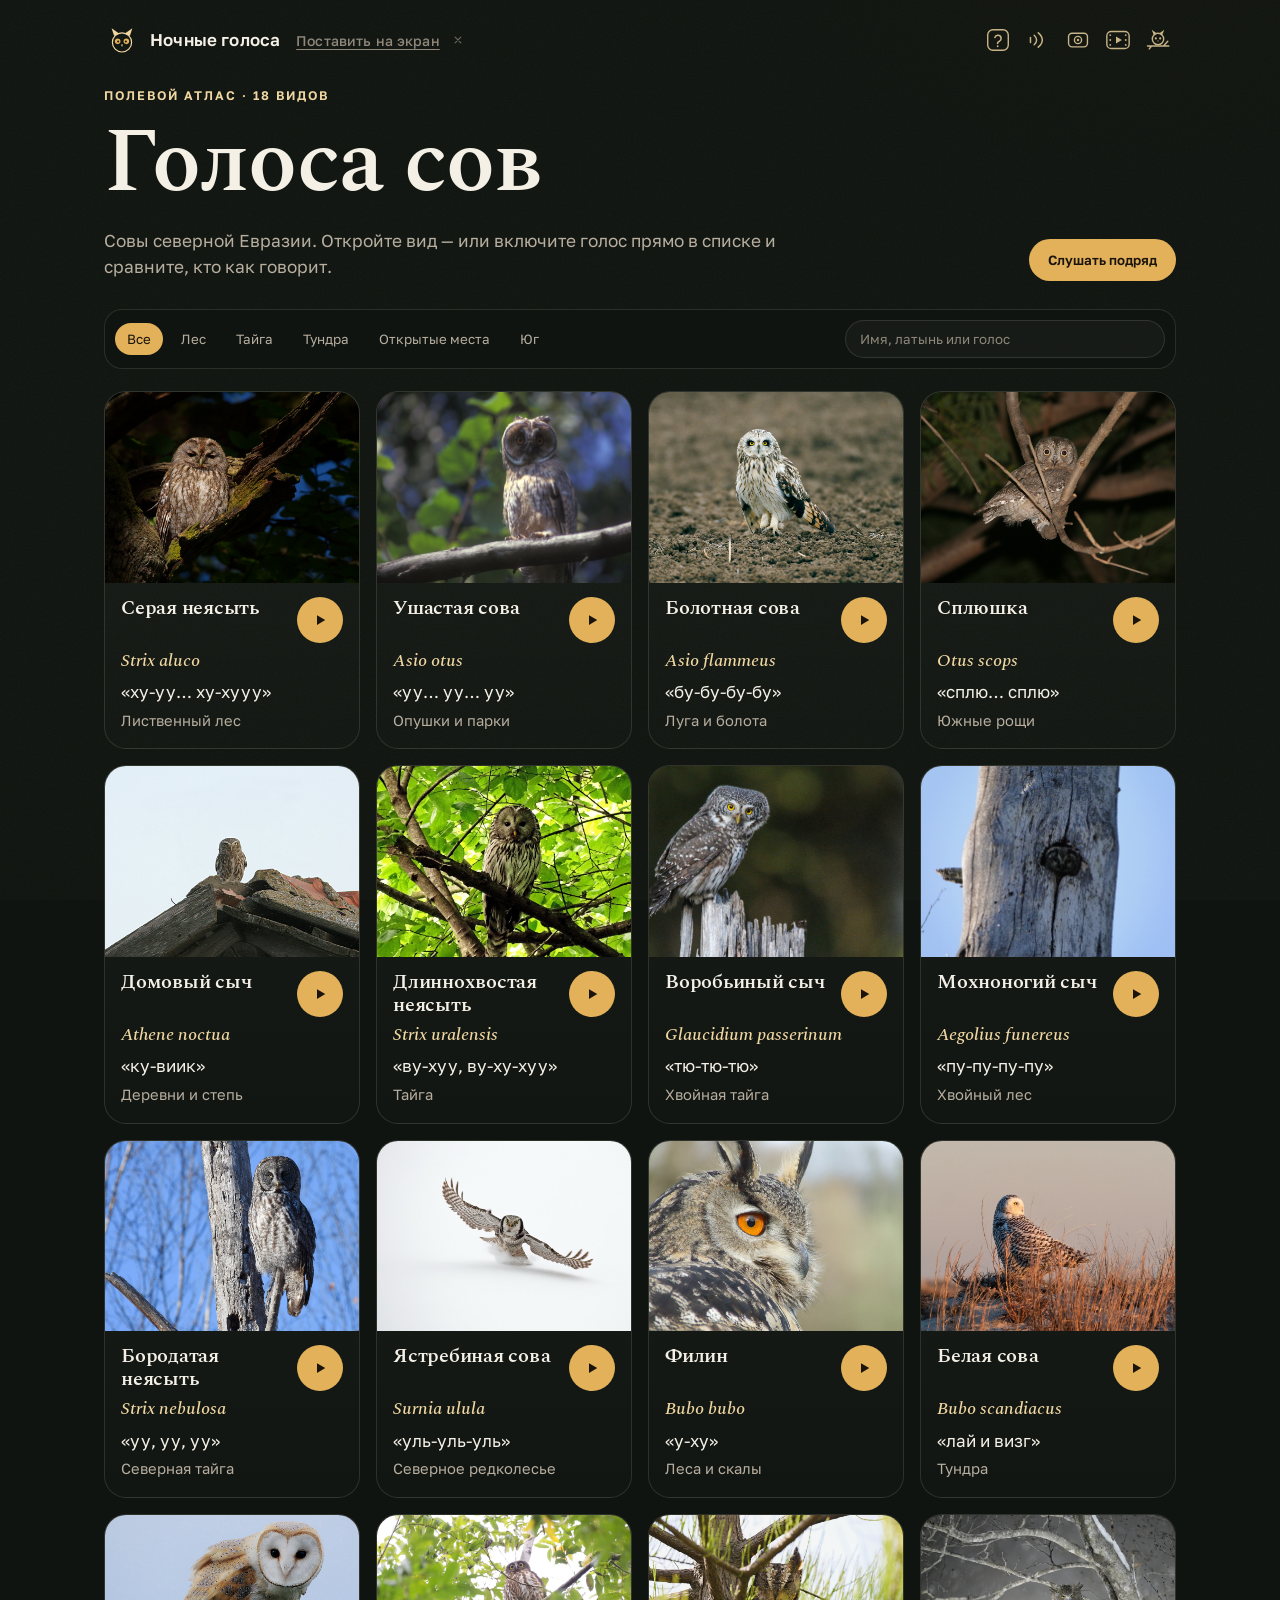
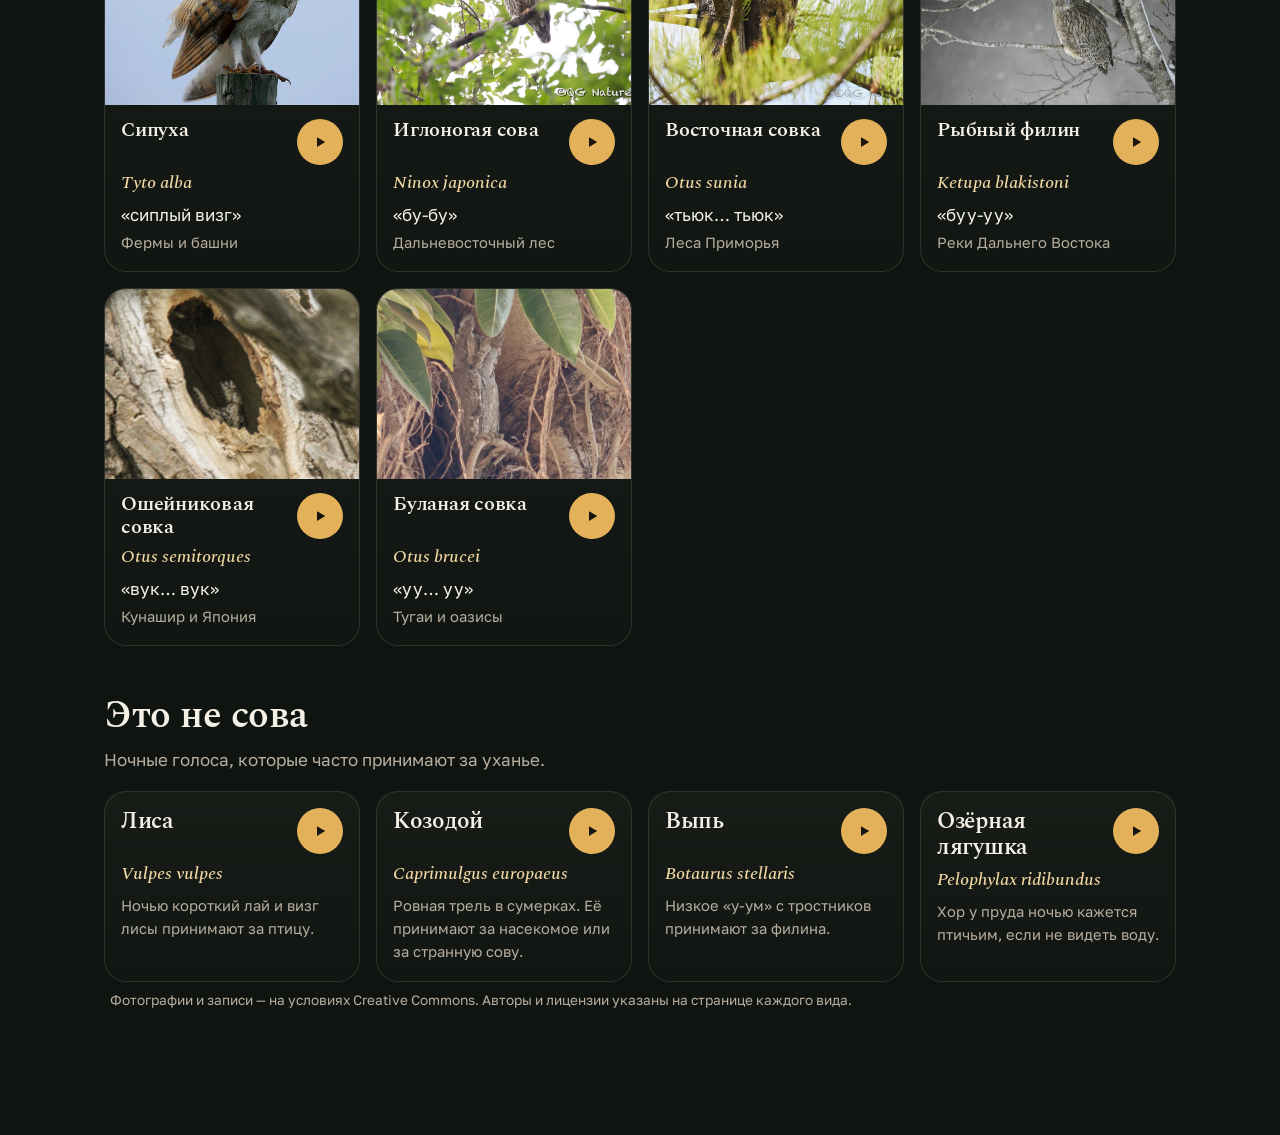
<file: index.html>
<!DOCTYPE html>
<html lang="ru">
<head>
  <meta charset="utf-8">
  <meta name="viewport" content="width=device-width, initial-scale=1">
  <title>Ночные голоса — атлас сов</title>
  <meta name="description" content="Каталог сов Евразии: фотографии, краткая биография, схема ареала и запись голоса. Статический сайт без базы данных.">
  <meta name="color-scheme" content="dark">
  <meta name="theme-color" content="#101410">
  <meta name="mobile-web-app-capable" content="yes">
  <meta name="apple-mobile-web-app-capable" content="yes">
  <meta name="apple-mobile-web-app-status-bar-style" content="black">
  <meta name="apple-mobile-web-app-title" content="Ночные голоса">
  <link rel="manifest" href="manifest.webmanifest">
  <link rel="apple-touch-icon" href="icons/icon-180.png">
  <script>
    window.addEventListener("beforeinstallprompt", (event) => {
      let hidden = false;
      try { hidden = localStorage.getItem("owl-install-hidden") === "1"; } catch (error) {}
      const installed = matchMedia("(display-mode: standalone)").matches || navigator.standalone === true;
      if (hidden || installed) return;
      event.preventDefault();
      window.__owlInstallPrompt = event;
      window.dispatchEvent(new Event("owl-install-ready"));
    });
  </script>
  <link rel="icon" href="favicon.svg" type="image/svg+xml">
  <link rel="stylesheet" href="css/styles.css">
</head>
<body>
  <div class="sky" aria-hidden="true"></div>
  <header class="top">
    <a class="brand" href="#/">
      <svg class="mark" viewBox="0 0 48 48" aria-hidden="true">
        <circle cx="24" cy="27.2" r="12.8" fill="none" stroke="currentColor" stroke-width="1.6"/>
        <path d="M13.4 18.4 10.2 8.2 20.6 15.8z" fill="currentColor"/>
        <path d="M34.6 18.4 37.8 8.2 27.4 15.8z" fill="currentColor"/>
        <circle cx="18.2" cy="25.8" r="3.7" fill="#e2b15a"/>
        <circle cx="29.8" cy="25.8" r="3.7" fill="#e2b15a"/>
        <circle cx="18.9" cy="26" r="1.4" fill="#1a140c"/>
        <circle cx="29.1" cy="26" r="1.4" fill="#1a140c"/>
        <path d="M22.8 30h2.4L24 33.3z" fill="currentColor"/>
      </svg>
      <span>Ночные голоса</span>
    </a>
    <nav class="corner-links" aria-label="Разделы">
      <a class="corner-link" href="q/" target="_blank" rel="noopener" aria-label="Викторина" title="Викторина">
        <svg viewBox="0 0 32 32" aria-hidden="true">
          <rect x="4.25" y="4.25" width="23.5" height="23.5" rx="6" fill="none" stroke="currentColor" stroke-width="1.6"/>
          <path d="M12.4 13.1a3.7 3.7 0 0 1 7.2 1.2c0 2.3-2.2 3.2-3.4 4.2-.5.4-.7.9-.7 1.6" fill="none" stroke="currentColor" stroke-width="1.7" stroke-linecap="round"/>
          <circle cx="15.6" cy="23.15" r="1.05" fill="currentColor"/>
        </svg>
      </a>
      <a class="corner-link" href="v" target="_blank" rel="noopener" aria-label="Викторина по голосу" title="По голосу">
        <svg viewBox="0 0 32 32" aria-hidden="true">
          <path d="M7.4 13.1v5.8" fill="none" stroke="currentColor" stroke-width="1.7" stroke-linecap="round"/>
          <path d="M11.6 10.6c1.8 1.5 2.8 3.2 2.8 5.4s-1 3.9-2.8 5.4" fill="none" stroke="currentColor" stroke-width="1.7" stroke-linecap="round"/>
          <path d="M16.3 7.8c3 2.4 4.6 5.1 4.6 8.2s-1.6 5.8-4.6 8.2" fill="none" stroke="currentColor" stroke-width="1.7" stroke-linecap="round"/>
        </svg>
      </a>
      <a class="corner-link" href="t/" target="_blank" rel="noopener" aria-label="Трансляции" title="Трансляции">
        <svg viewBox="0 0 32 32" aria-hidden="true">
          <rect x="5.2" y="8.2" width="21.6" height="15.6" rx="4" fill="none" stroke="currentColor" stroke-width="1.6"/>
          <circle cx="16" cy="16" r="4.1" fill="none" stroke="currentColor" stroke-width="1.6"/>
          <circle cx="16" cy="16" r="1.35" fill="currentColor"/>
        </svg>
      </a>
      <a class="corner-link" href="h/" target="_blank" rel="noopener" aria-label="Фильм" title="Фильм">
        <svg viewBox="0 0 32 32" aria-hidden="true">
          <rect x="3.25" y="6.25" width="25.5" height="19.5" rx="5" fill="none" stroke="currentColor" stroke-width="1.6"/>
          <circle cx="7.15" cy="10.35" r="1.05" fill="currentColor"/>
          <circle cx="7.15" cy="16" r="1.05" fill="currentColor"/>
          <circle cx="7.15" cy="21.65" r="1.05" fill="currentColor"/>
          <circle cx="24.85" cy="10.35" r="1.05" fill="currentColor"/>
          <circle cx="24.85" cy="16" r="1.05" fill="currentColor"/>
          <circle cx="24.85" cy="21.65" r="1.05" fill="currentColor"/>
          <path d="M13.7 12.05v7.9l6.7-3.95z" fill="currentColor"/>
        </svg>
      </a>
      <a class="corner-link" href="g/" target="_blank" rel="noopener" aria-label="Игры" title="Игры">
        <svg viewBox="0 0 32 32" aria-hidden="true">
          <path d="M11.2 10.4 8.8 4.4l6.4 4.4z" fill="currentColor"/>
          <path d="M20.8 10.4 23.2 4.4l-6.4 4.4z" fill="currentColor"/>
          <circle cx="16" cy="14.8" r="6.5" fill="none" stroke="currentColor" stroke-width="1.6"/>
          <circle cx="13.5" cy="14.2" r="1.25" fill="currentColor"/>
          <circle cx="18.5" cy="14.2" r="1.25" fill="currentColor"/>
          <path d="M15.2 16.5h1.6L16 18.2z" fill="currentColor"/>
          <path d="M4 22.8h24.4M22.2 22.8l5-5.4M8.6 22.8 6 26.2" fill="none" stroke="currentColor" stroke-width="1.6" stroke-linecap="round"/>
        </svg>
      </a>
    </nav>
    <div class="install-offer" data-install-offer hidden>
      <button class="install-app" type="button" data-install>Поставить на экран</button>
      <button class="install-dismiss" type="button" data-install-dismiss aria-label="Больше не предлагать" title="Больше не предлагать">
        <svg viewBox="0 0 16 16" aria-hidden="true">
          <path d="M4.2 4.2 11.8 11.8M11.8 4.2 4.2 11.8" fill="none" stroke="currentColor" stroke-width="1.6" stroke-linecap="round"/>
        </svg>
      </button>
    </div>
  </header>
  <main id="app"></main>
  <div class="dock" id="dock" hidden>
    <button class="play" type="button" data-play="" aria-label="Пауза">
      <svg class="icon-play" viewBox="0 0 24 24" aria-hidden="true"><path d="M8 5.5v13l11-6.5z"/></svg>
      <svg class="icon-pause" viewBox="0 0 24 24" aria-hidden="true"><path d="M7 5h3.2v14H7zm6.8 0H17v14h-3.2z"/></svg>
    </button>
    <div class="dock-copy">
      <strong class="dock-name"></strong>
      <span class="dock-sub"></span>
    </div>
    <button class="text-button" type="button" data-stop>Стоп</button>
  </div>
  <audio id="player" preload="none"></audio>
  <dialog id="lightbox">
    <button class="text-button" type="button" data-close>Закрыть</button>
    <img alt="">
  </dialog>
  <dialog class="install-hint" id="install-hint">
    <p data-install-text>Установить «Ночные голоса» на экран?</p>
    <div class="install-hint-actions">
      <button type="button" data-install-close>Отмена</button>
      <button type="button" data-install-confirm autofocus>Установить</button>
    </div>
  </dialog>
  <script src="js/land.js"></script>
  <script src="js/data.js"></script>
  <script src="js/app.js"></script>
  <script src="js/pwa.js"></script>
</body>
</html>
</file>
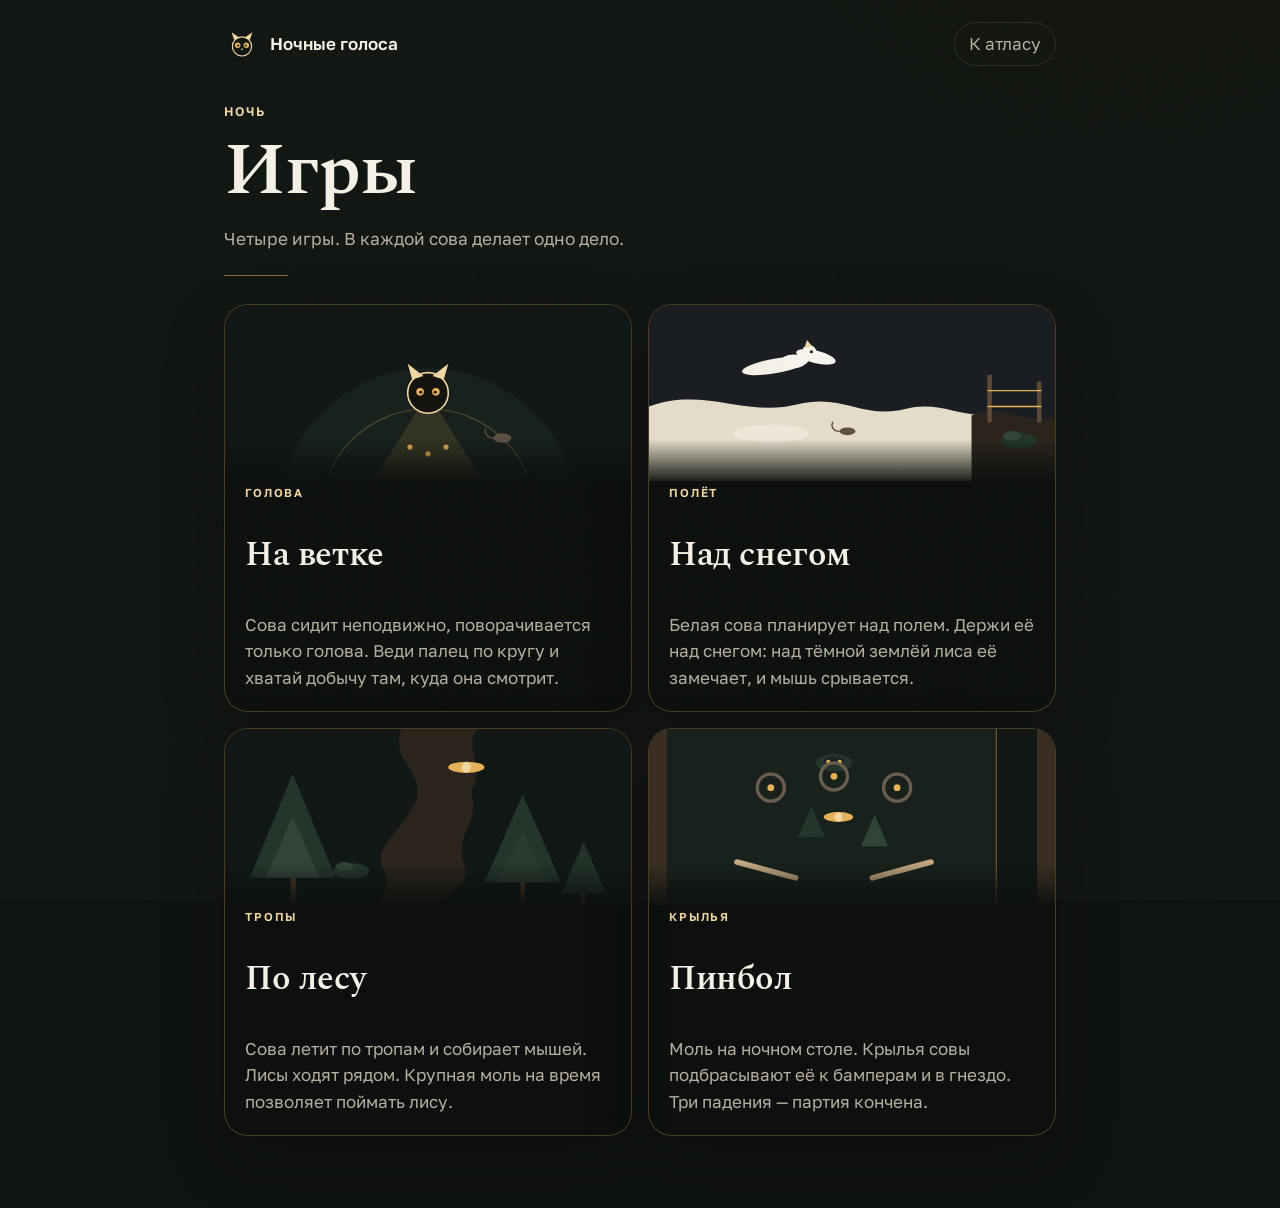
<file: g/index.html>
<!DOCTYPE html>
<html lang="ru">
<head>
  <meta charset="utf-8">
  <meta name="viewport" content="width=device-width, initial-scale=1">
  <title>Игры — Ночные голоса</title>
  <meta name="description" content="Четыре игры: на ветке, над снегом, по лесу и пинбол.">
  <meta name="color-scheme" content="dark">
  <meta name="theme-color" content="#101410">
  <meta name="mobile-web-app-capable" content="yes">
  <meta name="apple-mobile-web-app-capable" content="yes">
  <meta name="apple-mobile-web-app-status-bar-style" content="black">
  <meta name="apple-mobile-web-app-title" content="Ночные голоса">
  <link rel="manifest" href="../manifest.webmanifest">
  <link rel="apple-touch-icon" href="../icons/icon-180.png">
  <link rel="icon" href="../favicon.svg" type="image/svg+xml">
  <link rel="stylesheet" href="../css/fonts.css">
  <link rel="stylesheet" href="play.css">
  <link rel="stylesheet" href="hub.css">
</head>
<body>
  <div class="sky" aria-hidden="true"></div>
  <header class="top">
    <a class="brand" href="../">
      <svg class="mark" viewBox="0 0 48 48" aria-hidden="true">
        <circle cx="24" cy="27.2" r="12.8" fill="none" stroke="currentColor" stroke-width="1.6"/>
        <path d="M13.4 18.4 10.2 8.2 20.6 15.8z" fill="currentColor"/>
        <path d="M34.6 18.4 37.8 8.2 27.4 15.8z" fill="currentColor"/>
        <circle cx="18.2" cy="25.8" r="3.7" fill="#e2b15a"/>
        <circle cx="29.8" cy="25.8" r="3.7" fill="#e2b15a"/>
        <circle cx="18.9" cy="26" r="1.4" fill="#1a140c"/>
        <circle cx="29.1" cy="26" r="1.4" fill="#1a140c"/>
        <path d="M22.8 30h2.4L24 33.3z" fill="currentColor"/>
      </svg>
      <span>Ночные голоса</span>
    </a>
    <a class="atlas-link" href="../">К атласу</a>
  </header>
  <main>
    <p class="eyebrow">Ночь</p>
    <h1>Игры</h1>
    <p class="lede">Четыре игры. В каждой сова делает одно дело.</p>
    <div class="games">
      <a class="game" href="neck/">
        <span class="scene" aria-hidden="true">
          <svg viewBox="0 0 360 156" preserveAspectRatio="xMidYMid slice">
            <rect width="360" height="156" fill="#121816"/>
            <circle cx="180" cy="188" r="132" fill="#18211c"/>
            <circle cx="180" cy="188" r="96" fill="none" stroke="rgba(226,177,90,0.28)" stroke-width="1"/>
            <path d="M180 78 124 168 236 168Z" fill="rgba(226,177,90,0.13)"/>
            <circle cx="180" cy="78" r="18" fill="#161410" stroke="#f0d7a2" stroke-width="1.4"/>
            <path d="M166 66 162 52 176 63Z" fill="#f0d7a2"/>
            <path d="M194 66 198 52 184 63Z" fill="#f0d7a2"/>
            <circle cx="173" cy="77" r="3.4" fill="#e2b15a"/>
            <circle cx="187" cy="77" r="3.4" fill="#e2b15a"/>
            <circle cx="173.6" cy="77.3" r="1.3" fill="#1a140c"/>
            <circle cx="186.4" cy="77.3" r="1.3" fill="#1a140c"/>
            <ellipse cx="246" cy="118" rx="8" ry="4.2" fill="#5c5144"/>
            <path d="M238 118c-6 0-8-5-7-8" fill="none" stroke="#5c5144" stroke-width="1.2" stroke-linecap="round"/>
            <circle cx="164" cy="126" r="2.3" fill="#e2b15a"/>
            <circle cx="180" cy="132" r="2.3" fill="#e2b15a"/>
            <circle cx="196" cy="126" r="2.3" fill="#e2b15a"/>
          </svg>
        </span>
        <span class="copy">
          <span class="kicker">Голова</span>
          <h2>На ветке</h2>
          <p>Сова сидит неподвижно, поворачивается только голова. Веди палец по кругу и хватай добычу там, куда она смотрит.</p>
        </span>
      </a>
      <a class="game" href="snow/">
        <span class="scene" aria-hidden="true">
          <svg viewBox="0 0 360 156" preserveAspectRatio="xMidYMid slice">
            <rect width="360" height="156" fill="#1a1e22"/>
            <path d="M0 90c48-18 86 10 132-2 40-10 58 14 96 4 30-8 52 10 78 4v60H0Z" fill="#e4dcc8"/>
            <path d="M286 98c24-12 42 8 74 2v56H286Z" fill="#2a241c"/>
            <ellipse cx="108" cy="114" rx="34" ry="8" fill="rgba(255,250,242,0.34)"/>
            <ellipse cx="328" cy="120" rx="16" ry="7" fill="#24362c"/>
            <ellipse cx="322" cy="116" rx="8" ry="4.2" fill="#314438"/>
            <ellipse cx="176" cy="112" rx="7" ry="3.4" fill="#5c5144"/>
            <path d="M169 112c-6 0-8-5-6-8" fill="none" stroke="#5c5144" stroke-width="1.2" stroke-linecap="round"/>
            <rect x="300" y="62" width="4" height="42" fill="#5c4936"/>
            <rect x="344" y="68" width="4" height="36" fill="#5c4936"/>
            <path d="M300 76h48M300 90h48" fill="none" stroke="#e2b15a" stroke-width="1.15"/>
            <g class="glide">
              <ellipse cx="112" cy="54" rx="30" ry="6.5" fill="#f4f0e6" transform="rotate(-10 112 54)"/>
              <ellipse cx="148" cy="46" rx="18" ry="5.5" fill="#f7f4ee" transform="rotate(14 148 46)"/>
              <ellipse cx="128" cy="50" rx="11" ry="6" fill="#f7f4ee"/>
              <circle cx="142" cy="42" r="6.5" fill="#f7f4ee"/>
              <path d="M138 38l2-7 5 6z" fill="#f0d7a2"/>
              <circle cx="144" cy="41.4" r="1.35" fill="#1a140c"/>
            </g>
          </svg>
        </span>
        <span class="copy">
          <span class="kicker">Полёт</span>
          <h2>Над снегом</h2>
          <p>Белая сова планирует над полем. Держи её над снегом: над тёмной землёй лиса её замечает, и мышь срывается.</p>
        </span>
      </a>
      <a class="game" href="maze/">
        <span class="scene" aria-hidden="true">
          <svg viewBox="0 0 360 156" preserveAspectRatio="xMidYMid slice">
            <rect width="360" height="156" fill="#121816"/>
            <path d="M156 0c-10 32 28 40 10 70-18 30-36 36-24 58 8 16-10 18-4 28h52c6-14 30-16 22-36-10-28 16-36 6-64 14-24-8-40 6-56Z" fill="#2a241c"/>
            <rect x="58" y="124" width="5" height="32" fill="#4a3828"/>
            <path d="M60 40 98 132 22 132Z" fill="#24362c"/>
            <path d="M60 78 84 132 36 132Z" fill="#314438"/>
            <rect x="262" y="128" width="4" height="28" fill="#4a3828"/>
            <path d="M264 58 298 136 230 136Z" fill="#24362c"/>
            <path d="M264 92 286 136 242 136Z" fill="#2a3b30"/>
            <rect x="316" y="134" width="4" height="22" fill="#4a3828"/>
            <path d="M318 100 338 146 298 146Z" fill="#223228"/>
            <ellipse cx="112" cy="126" rx="16" ry="7" fill="#24362c"/>
            <ellipse cx="106" cy="122" rx="8" ry="4" fill="#314438"/>
            <g class="glide">
              <ellipse cx="214" cy="34" rx="16" ry="5" fill="#e2b15a"/>
              <ellipse cx="214" cy="34" rx="4.2" ry="4.6" fill="#f0d7a2"/>
            </g>
          </svg>
        </span>
        <span class="copy">
          <span class="kicker">Тропы</span>
          <h2>По лесу</h2>
          <p>Сова летит по тропам и собирает мышей. Лисы ходят рядом. Крупная моль на время позволяет поймать лису.</p>
        </span>
      </a>
      <a class="game" href="pin/">
        <span class="scene" aria-hidden="true">
          <svg viewBox="0 0 360 156" preserveAspectRatio="xMidYMid slice">
            <rect width="360" height="156" fill="#18211c"/>
            <rect width="16" height="156" fill="#3a2e24"/>
            <rect x="344" width="16" height="156" fill="#3a2e24"/>
            <rect x="308" width="36" height="156" fill="rgba(8,10,9,0.38)"/>
            <path d="M308 0v156" stroke="rgba(226,177,90,0.4)" stroke-width="1.2"/>
            <ellipse cx="164" cy="30" rx="16" ry="8" fill="#24362c"/>
            <ellipse cx="164" cy="28" rx="9" ry="3.6" fill="#1a2420"/>
            <circle cx="159" cy="29" r="1.8" fill="#e2b15a"/>
            <circle cx="169" cy="29" r="1.8" fill="#e2b15a"/>
            <circle cx="108" cy="52" r="12" fill="none" stroke="#6a5c4e" stroke-width="3"/>
            <circle cx="164" cy="42" r="12" fill="none" stroke="#6a5c4e" stroke-width="3"/>
            <circle cx="220" cy="52" r="12" fill="none" stroke="#6a5c4e" stroke-width="3"/>
            <circle cx="108" cy="52" r="3" fill="#e2b15a"/>
            <circle cx="164" cy="42" r="3" fill="#e2b15a"/>
            <circle cx="220" cy="52" r="3" fill="#e2b15a"/>
            <path d="M132 96 144 68l12 28Z" fill="#24362c"/>
            <path d="M188 104 200 76l12 28Z" fill="#314438"/>
            <path d="M78 118l52 14" stroke="#c4a882" stroke-width="5" stroke-linecap="round"/>
            <path d="M250 118l-52 14" stroke="#c4a882" stroke-width="5" stroke-linecap="round"/>
            <g class="glide">
              <ellipse cx="168" cy="78" rx="13" ry="4.4" fill="#e2b15a"/>
              <ellipse cx="168" cy="78" rx="3.6" ry="4" fill="#f0d7a2"/>
            </g>
          </svg>
        </span>
        <span class="copy">
          <span class="kicker">Крылья</span>
          <h2>Пинбол</h2>
          <p>Моль на ночном столе. Крылья совы подбрасывают её к бамперам и в гнездо. Три падения — партия кончена.</p>
        </span>
      </a>
    </div>
  </main>
  <script src="../js/pwa.js"></script>
</body>
</html>
</file>
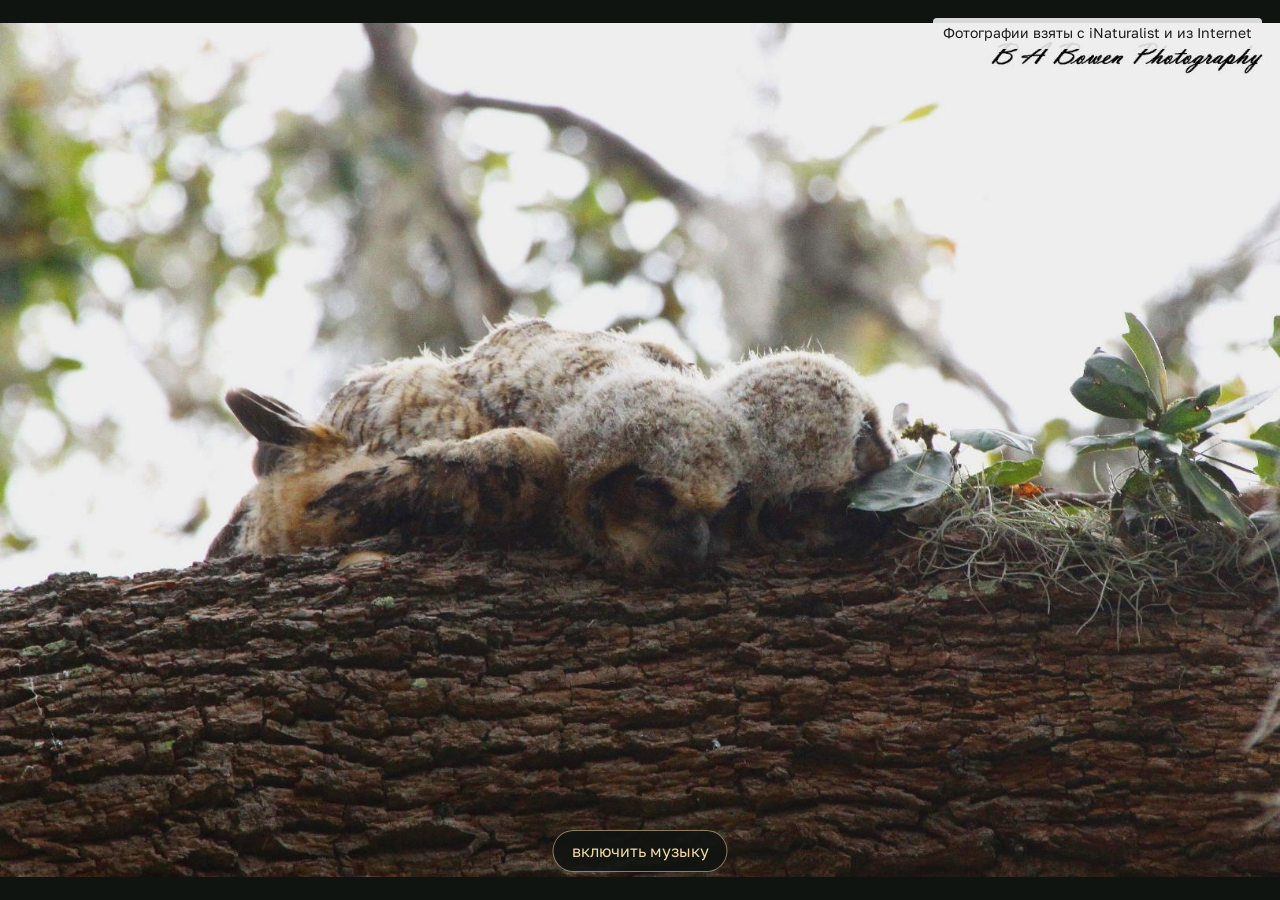
<file: h/index.html>
<!DOCTYPE html>
<html lang="ru">
<head>
  <meta charset="utf-8">
  <meta name="viewport" content="width=device-width, initial-scale=1">
  <title>Фильм</title>
  <meta name="color-scheme" content="dark">
  <meta name="theme-color" content="#101410">
  <meta name="mobile-web-app-capable" content="yes">
  <meta name="apple-mobile-web-app-capable" content="yes">
  <meta name="apple-mobile-web-app-status-bar-style" content="black">
  <meta name="apple-mobile-web-app-title" content="Ночные голоса">
  <link rel="manifest" href="../manifest.webmanifest">
  <link rel="apple-touch-icon" href="../icons/icon-180.png">
  <link rel="icon" href="../favicon.svg" type="image/svg+xml">
  <link rel="stylesheet" href="../css/fonts.css">
  <link rel="stylesheet" href="film.css">
</head>
<body>
  <div class="stage" aria-hidden="true">
    <div id="a" class="frame"><img alt="" decoding="async"><video muted playsinline preload="auto" disablepictureinpicture></video></div>
    <div id="b" class="frame"><img alt="" decoding="async"><video muted playsinline preload="auto" disablepictureinpicture></video></div>
    <div id="c" class="frame"><img alt="" decoding="async"><video muted playsinline preload="auto" disablepictureinpicture></video></div>
  </div>
  <p class="credit" id="credit">Фотографии взяты с iNaturalist и из Internet</p>
  <button class="listen" id="listen" type="button" hidden>включить музыку</button>
  <audio id="music" src="music.m4a" loop preload="auto"></audio>
  <script src="frames.js"></script>
  <script src="film.js"></script>
  <script src="../js/pwa.js"></script>
</body>
</html>
</file>
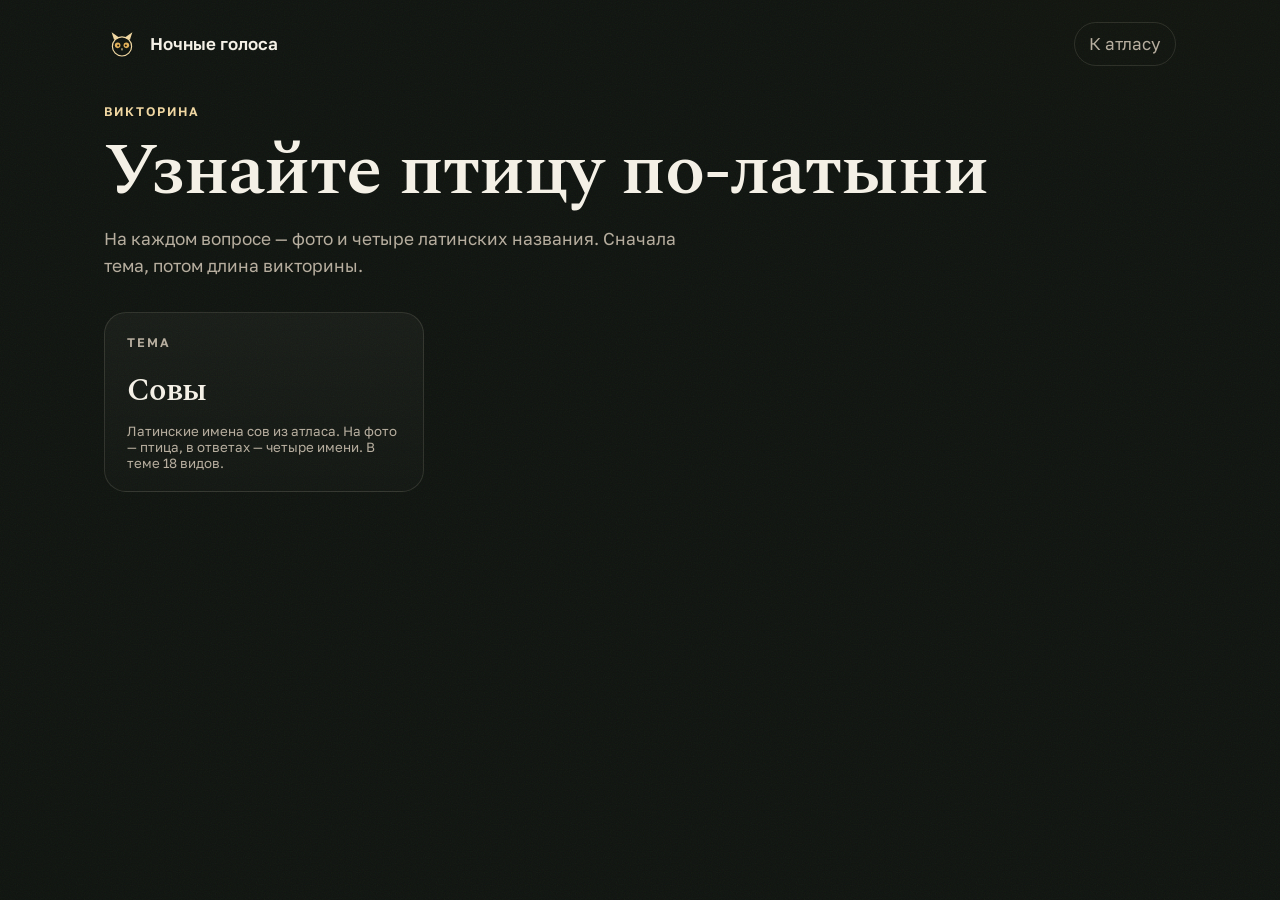
<file: q/index.html>
<!DOCTYPE html>
<html lang="ru">
<head>
  <meta charset="utf-8">
  <meta name="viewport" content="width=device-width, initial-scale=1">
  <title>Викторина — Ночные голоса</title>
  <meta name="description" content="Викторина на латинские названия птиц: фото и четыре варианта.">
  <meta name="color-scheme" content="dark">
  <meta name="theme-color" content="#101410">
  <meta name="mobile-web-app-capable" content="yes">
  <meta name="apple-mobile-web-app-capable" content="yes">
  <meta name="apple-mobile-web-app-status-bar-style" content="black">
  <meta name="apple-mobile-web-app-title" content="Ночные голоса">
  <link rel="manifest" href="../manifest.webmanifest">
  <link rel="apple-touch-icon" href="../icons/icon-180.png">
  <link rel="icon" href="../favicon.svg" type="image/svg+xml">
  <link rel="stylesheet" href="../css/fonts.css">
  <link rel="stylesheet" href="quiz.css">
</head>
<body>
  <div class="sky" aria-hidden="true"></div>
  <header class="top">
    <a class="brand" href="../">
      <svg class="mark" viewBox="0 0 48 48" aria-hidden="true">
        <circle cx="24" cy="27.2" r="12.8" fill="none" stroke="currentColor" stroke-width="1.6"/>
        <path d="M13.4 18.4 10.2 8.2 20.6 15.8z" fill="currentColor"/>
        <path d="M34.6 18.4 37.8 8.2 27.4 15.8z" fill="currentColor"/>
        <circle cx="18.2" cy="25.8" r="3.7" fill="#e2b15a"/>
        <circle cx="29.8" cy="25.8" r="3.7" fill="#e2b15a"/>
        <circle cx="18.9" cy="26" r="1.4" fill="#1a140c"/>
        <circle cx="29.1" cy="26" r="1.4" fill="#1a140c"/>
        <path d="M22.8 30h2.4L24 33.3z" fill="currentColor"/>
      </svg>
      <span>Ночные голоса</span>
    </a>
    <a class="atlas-link" href="../">К атласу</a>
  </header>
  <main id="app"></main>
  <script src="../js/data.js"></script>
  <script src="quiz.js"></script>
  <script src="../js/pwa.js"></script>
</body>
</html>
</file>
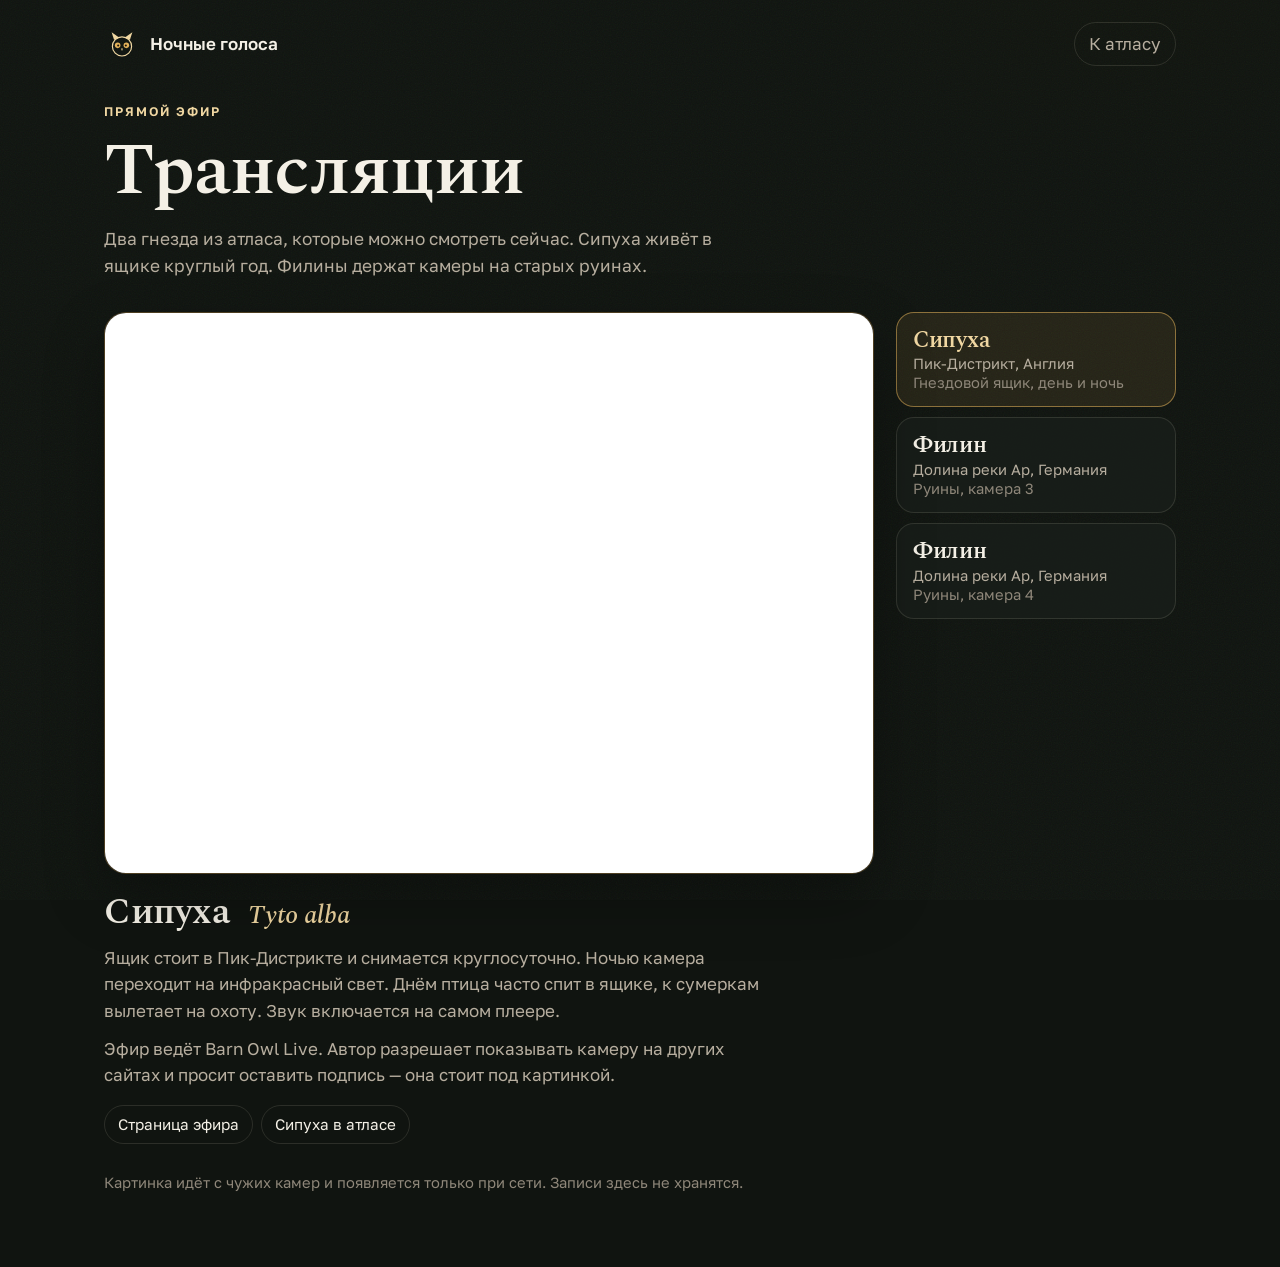
<file: t/index.html>
<!DOCTYPE html>
<html lang="ru">
<head>
  <meta charset="utf-8">
  <meta name="viewport" content="width=device-width, initial-scale=1">
  <title>Трансляции — Ночные голоса</title>
  <meta name="description" content="Живые камеры сипухи и филина: гнездовой ящик в Англии и руины в долине реки Ар.">
  <meta name="color-scheme" content="dark">
  <meta name="theme-color" content="#101410">
  <meta name="mobile-web-app-capable" content="yes">
  <meta name="apple-mobile-web-app-capable" content="yes">
  <meta name="apple-mobile-web-app-status-bar-style" content="black">
  <meta name="apple-mobile-web-app-title" content="Ночные голоса">
  <link rel="manifest" href="../manifest.webmanifest">
  <link rel="apple-touch-icon" href="../icons/icon-180.png">
  <link rel="icon" href="../favicon.svg" type="image/svg+xml">
  <link rel="stylesheet" href="../css/fonts.css">
  <link rel="stylesheet" href="live.css">
</head>
<body>
  <div class="sky" aria-hidden="true"></div>
  <header class="top">
    <a class="brand" href="../">
      <svg class="mark" viewBox="0 0 48 48" aria-hidden="true">
        <circle cx="24" cy="27.2" r="12.8" fill="none" stroke="currentColor" stroke-width="1.6"/>
        <path d="M13.4 18.4 10.2 8.2 20.6 15.8z" fill="currentColor"/>
        <path d="M34.6 18.4 37.8 8.2 27.4 15.8z" fill="currentColor"/>
        <circle cx="18.2" cy="25.8" r="3.7" fill="#e2b15a"/>
        <circle cx="29.8" cy="25.8" r="3.7" fill="#e2b15a"/>
        <circle cx="18.9" cy="26" r="1.4" fill="#1a140c"/>
        <circle cx="29.1" cy="26" r="1.4" fill="#1a140c"/>
        <path d="M22.8 30h2.4L24 33.3z" fill="currentColor"/>
      </svg>
      <span>Ночные голоса</span>
    </a>
    <a class="atlas-link" href="../">К атласу</a>
  </header>
  <main>
    <p class="eyebrow">Прямой эфир</p>
    <h1>Трансляции</h1>
    <p class="lede">Два гнезда из атласа, которые можно смотреть сейчас. Сипуха живёт в ящике круглый год. Филины держат камеры на старых руинах.</p>

    <div class="room">
      <div class="stage is-tall" data-stage>
        <iframe
          data-player
          src="https://peaky-weather.web.app/Barn_Owl_Live_Widget02.html"
          title="Прямой эфир сипухи, Barn Owl Live"
          allow="autoplay; encrypted-media; fullscreen"
          allowfullscreen
          referrerpolicy="strict-origin-when-cross-origin"></iframe>
      </div>

      <div class="cams" role="tablist" aria-label="Камеры">
        <button class="cam" type="button" role="tab" id="cam-barn" aria-selected="true" aria-controls="about-barn" data-cam="barn">
          <span class="species">Сипуха</span>
          <span class="where">Пик-Дистрикт, Англия</span>
          <span class="detail">Гнездовой ящик, день и ночь</span>
        </button>
        <button class="cam" type="button" role="tab" id="cam-ruin3" aria-selected="false" aria-controls="about-ruin3" data-cam="ruin3">
          <span class="species">Филин</span>
          <span class="where">Долина реки Ар, Германия</span>
          <span class="detail">Руины, камера 3</span>
        </button>
        <button class="cam" type="button" role="tab" id="cam-ruin4" aria-selected="false" aria-controls="about-ruin4" data-cam="ruin4">
          <span class="species">Филин</span>
          <span class="where">Долина реки Ар, Германия</span>
          <span class="detail">Руины, камера 4</span>
        </button>
      </div>

      <div class="stories">
        <article class="about" id="about-barn" data-about="barn">
          <h2>Сипуха <span class="latin">Tyto alba</span></h2>
          <p>Ящик стоит в Пик-Дистрикте и снимается круглосуточно. Ночью камера переходит на инфракрасный свет. Днём птица часто спит в ящике, к сумеркам вылетает на охоту. Звук включается на самом плеере.</p>
          <p>Эфир ведёт Barn Owl Live. Автор разрешает показывать камеру на других сайтах и просит оставить подпись — она стоит под картинкой.</p>
          <div class="links">
            <a href="https://barnowl.live/live-stream-barn-owl-camera/" target="_blank" rel="noopener">Страница эфира</a>
            <a href="../#/tyto-alba">Сипуха в атласе</a>
          </div>
        </article>
        <article class="about" id="about-ruin3" data-about="ruin3" hidden>
          <h2>Филин <span class="latin">Bubo bubo</span></h2>
          <p>Камера 3 смотрит на руины, где филин гнездится с 2008 года. В ноябре гнездо часто пустует часами: взрослые возвращаются ближе к зиме, а птенцы этого года уже разлетелись. Если плеер пишет, что эфир закончился, трансляцию перезапустили — она продолжается на сайте EGE.</p>
          <p>Камеры держит общество по сохранению сов, Gesellschaft zur Erhaltung der Eulen.</p>
          <div class="links">
            <a href="https://egeeulen.de/uhu-webcams/livestream-cam-3/" target="_blank" rel="noopener">Камера на сайте EGE</a>
            <a href="https://www.youtube.com/watch?v=3sjWPFWfl-k" target="_blank" rel="noopener">Открыть на YouTube</a>
            <a href="../#/bubo-bubo">Филин в атласе</a>
          </div>
        </article>
        <article class="about" id="about-ruin4" data-about="ruin4" hidden>
          <h2>Филин <span class="latin">Bubo bubo</span></h2>
          <p>Камера 4 — второй вид на ту же пару и те же руины. Птица может долго не попадать в кадр: днём она сидит в тени, а охотится после заката. Если картинка остановилась, откройте эфир на сайте EGE: адрес ролика меняется, когда камеру перезапускают.</p>
          <p>Камеры держит общество по сохранению сов, Gesellschaft zur Erhaltung der Eulen.</p>
          <div class="links">
            <a href="https://egeeulen.de/uhu-webcams/livestream-cam-4/" target="_blank" rel="noopener">Камера на сайте EGE</a>
            <a href="https://www.youtube.com/watch?v=fMHC46EXp90" target="_blank" rel="noopener">Открыть на YouTube</a>
            <a href="../#/bubo-bubo">Филин в атласе</a>
          </div>
        </article>
      </div>
    </div>
    <p class="fine">Картинка идёт с чужих камер и появляется только при сети. Записи здесь не хранятся.</p>
  </main>
  <script src="live.js"></script>
  <script src="../js/pwa.js"></script>
</body>
</html>
</file>
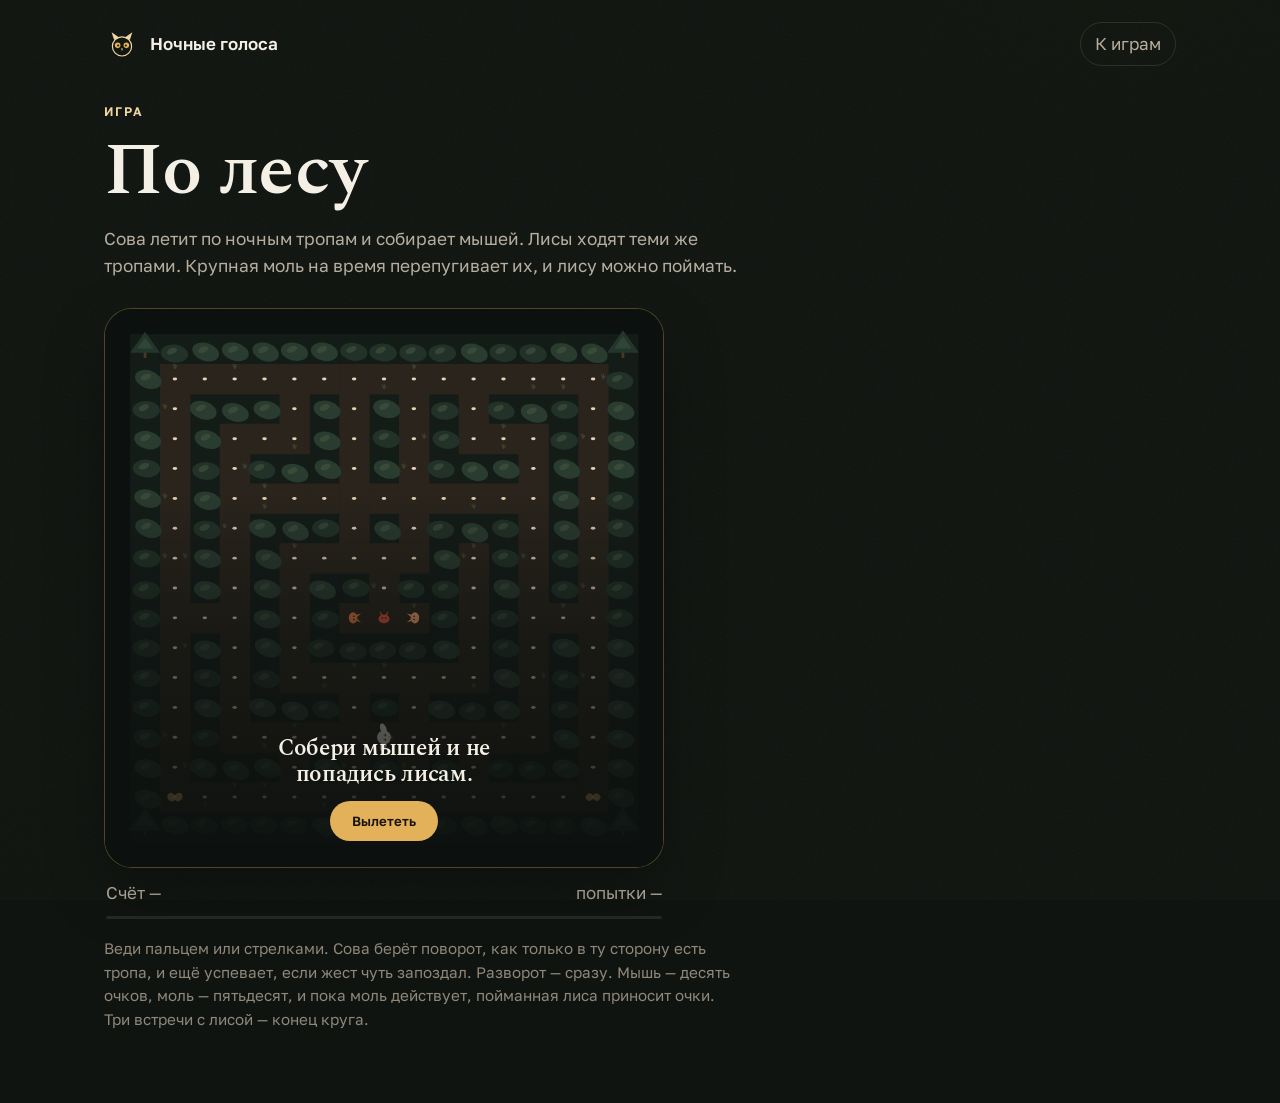
<file: g/maze/index.html>
<!DOCTYPE html>
<html lang="ru">
<head>
  <meta charset="utf-8">
  <meta name="viewport" content="width=device-width, initial-scale=1">
  <title>По лесу — Ночные голоса</title>
  <meta name="description" content="Сова летит по тропам и собирает мышей. Лисы ходят рядом, а моль на время позволяет их поймать.">
  <meta name="color-scheme" content="dark">
  <meta name="theme-color" content="#101410">
  <meta name="mobile-web-app-capable" content="yes">
  <meta name="apple-mobile-web-app-capable" content="yes">
  <meta name="apple-mobile-web-app-status-bar-style" content="black">
  <meta name="apple-mobile-web-app-title" content="Ночные голоса">
  <link rel="manifest" href="../../manifest.webmanifest">
  <link rel="apple-touch-icon" href="../../icons/icon-180.png">
  <link rel="icon" href="../../favicon.svg" type="image/svg+xml">
  <link rel="stylesheet" href="../../css/fonts.css">
  <link rel="stylesheet" href="../play.css">
</head>
<body>
  <div class="sky" aria-hidden="true"></div>
  <header class="top">
    <a class="brand" href="../../">
      <svg class="mark" viewBox="0 0 48 48" aria-hidden="true">
        <circle cx="24" cy="27.2" r="12.8" fill="none" stroke="currentColor" stroke-width="1.6"/>
        <path d="M13.4 18.4 10.2 8.2 20.6 15.8z" fill="currentColor"/>
        <path d="M34.6 18.4 37.8 8.2 27.4 15.8z" fill="currentColor"/>
        <circle cx="18.2" cy="25.8" r="3.7" fill="#e2b15a"/>
        <circle cx="29.8" cy="25.8" r="3.7" fill="#e2b15a"/>
        <circle cx="18.9" cy="26" r="1.4" fill="#1a140c"/>
        <circle cx="29.1" cy="26" r="1.4" fill="#1a140c"/>
        <path d="M22.8 30h2.4L24 33.3z" fill="currentColor"/>
      </svg>
      <span>Ночные голоса</span>
    </a>
    <a class="atlas-link" href="../">К играм</a>
  </header>
  <main>
    <p class="eyebrow">Игра</p>
    <h1>По лесу</h1>
    <p class="lede">Сова летит по ночным тропам и собирает мышей. Лисы ходят теми же тропами. Крупная моль на время перепугивает их, и лису можно поймать.</p>
    <div class="play">
      <div class="stage">
        <canvas id="field" tabindex="0" aria-label="Лес. Веди сову по тропам и собирай мышей. Лисы охотятся следом. Моль позволяет поймать лису."></canvas>
        <div class="veil" data-veil>
          <p data-veil-text>Собери мышей и не попадись лисам.</p>
          <button class="sit" type="button" data-start>Вылететь</button>
        </div>
      </div>
      <div class="hud">
        <p data-score>Счёт —</p>
        <p data-clock>попытки —</p>
      </div>
      <div class="dawn" aria-hidden="true"><span data-dawn></span></div>
    </div>
    <p class="hint">Веди пальцем или стрелками. Сова берёт поворот, как только в ту сторону есть тропа, и ещё успевает, если жест чуть запоздал. Разворот — сразу. Мышь — десять очков, моль — пятьдесят, и пока моль действует, пойманная лиса приносит очки. Три встречи с лисой — конец круга.</p>
  </main>
  <script src="maze.js"></script>
  <script src="../../js/pwa.js"></script>
</body>
</html>
</file>
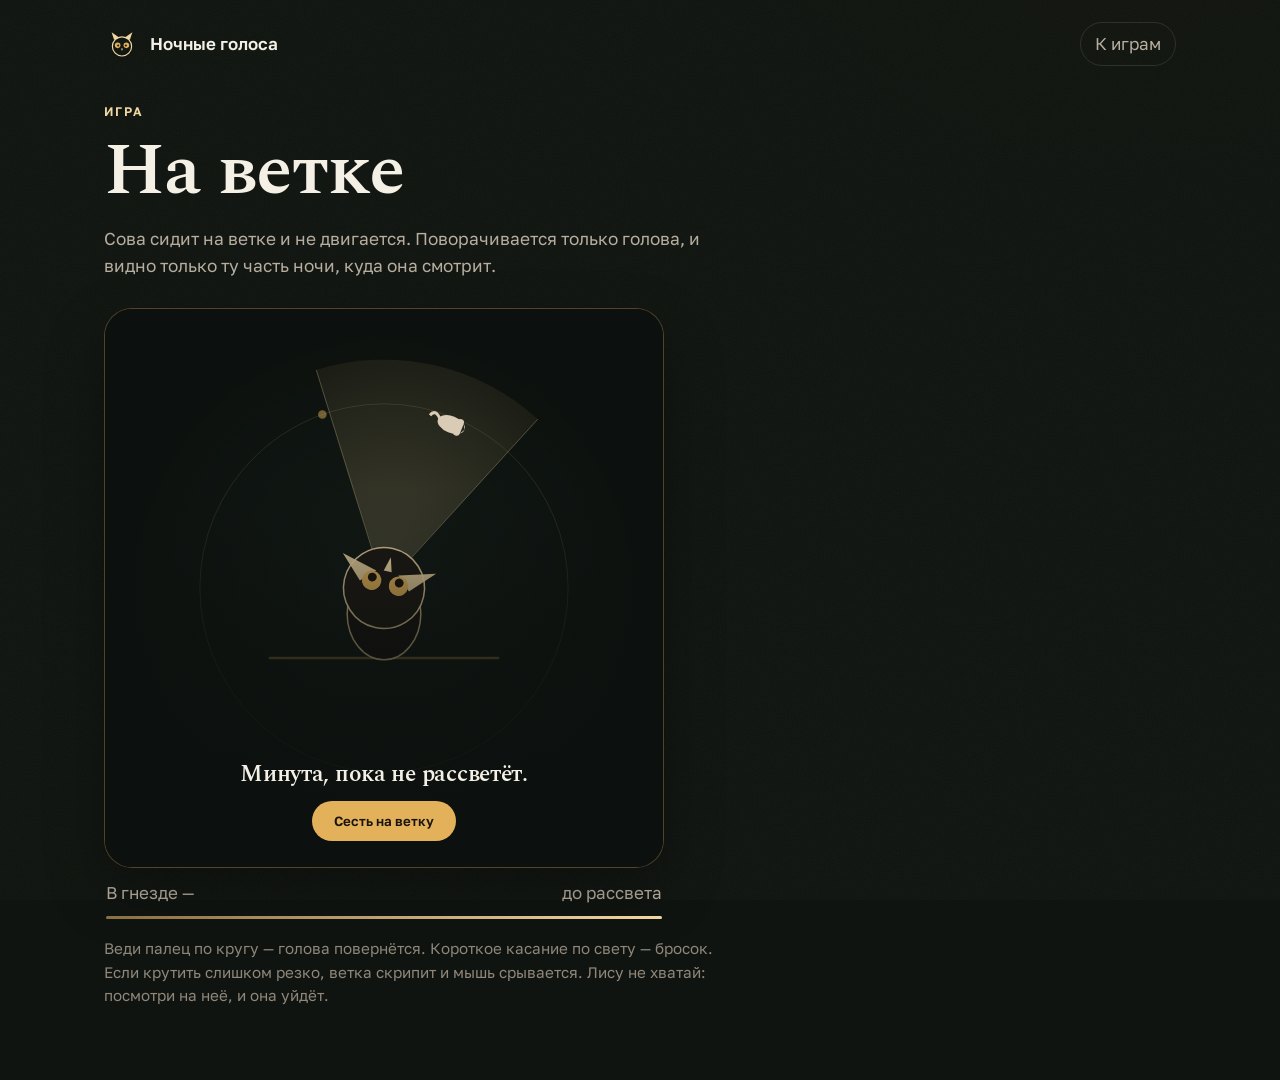
<file: g/neck/index.html>
<!DOCTYPE html>
<html lang="ru">
<head>
  <meta charset="utf-8">
  <meta name="viewport" content="width=device-width, initial-scale=1">
  <title>На ветке — Ночные голоса</title>
  <meta name="description" content="Сова сидит неподвижно и поворачивает только голову. Минута до рассвета.">
  <meta name="color-scheme" content="dark">
  <meta name="theme-color" content="#101410">
  <meta name="mobile-web-app-capable" content="yes">
  <meta name="apple-mobile-web-app-capable" content="yes">
  <meta name="apple-mobile-web-app-status-bar-style" content="black">
  <meta name="apple-mobile-web-app-title" content="Ночные голоса">
  <link rel="manifest" href="../../manifest.webmanifest">
  <link rel="apple-touch-icon" href="../../icons/icon-180.png">
  <link rel="icon" href="../../favicon.svg" type="image/svg+xml">
  <link rel="stylesheet" href="../../css/fonts.css">
  <link rel="stylesheet" href="../play.css">
</head>
<body>
  <div class="sky" aria-hidden="true"></div>
  <header class="top">
    <a class="brand" href="../../">
      <svg class="mark" viewBox="0 0 48 48" aria-hidden="true">
        <circle cx="24" cy="27.2" r="12.8" fill="none" stroke="currentColor" stroke-width="1.6"/>
        <path d="M13.4 18.4 10.2 8.2 20.6 15.8z" fill="currentColor"/>
        <path d="M34.6 18.4 37.8 8.2 27.4 15.8z" fill="currentColor"/>
        <circle cx="18.2" cy="25.8" r="3.7" fill="#e2b15a"/>
        <circle cx="29.8" cy="25.8" r="3.7" fill="#e2b15a"/>
        <circle cx="18.9" cy="26" r="1.4" fill="#1a140c"/>
        <circle cx="29.1" cy="26" r="1.4" fill="#1a140c"/>
        <path d="M22.8 30h2.4L24 33.3z" fill="currentColor"/>
      </svg>
      <span>Ночные голоса</span>
    </a>
    <a class="atlas-link" href="../">К играм</a>
  </header>
  <main>
    <p class="eyebrow">Игра</p>
    <h1>На ветке</h1>
    <p class="lede">Сова сидит на ветке и не двигается. Поворачивается только голова, и видно только ту часть ночи, куда она смотрит.</p>

    <div class="play">
      <div class="stage">
        <canvas id="field" tabindex="0" aria-label="Поляна. Веди палец по кругу. Короткое касание по свету — бросок."></canvas>
        <div class="veil" data-veil>
          <p data-veil-text>Минута, пока не рассветёт.</p>
          <button class="sit" type="button" data-start>Сесть на ветку</button>
        </div>
      </div>
      <div class="hud">
        <p data-score>В гнезде —</p>
        <p data-clock>до рассвета</p>
      </div>
      <div class="dawn" aria-hidden="true"><span data-dawn></span></div>
    </div>

    <p class="hint">Веди палец по кругу — голова повернётся. Короткое касание по свету — бросок. Если крутить слишком резко, ветка скрипит и мышь срывается. Лису не хватай: посмотри на неё, и она уйдёт.</p>
  </main>
  <script src="neck.js"></script>
  <script src="../../js/pwa.js"></script>
</body>
</html>
</file>
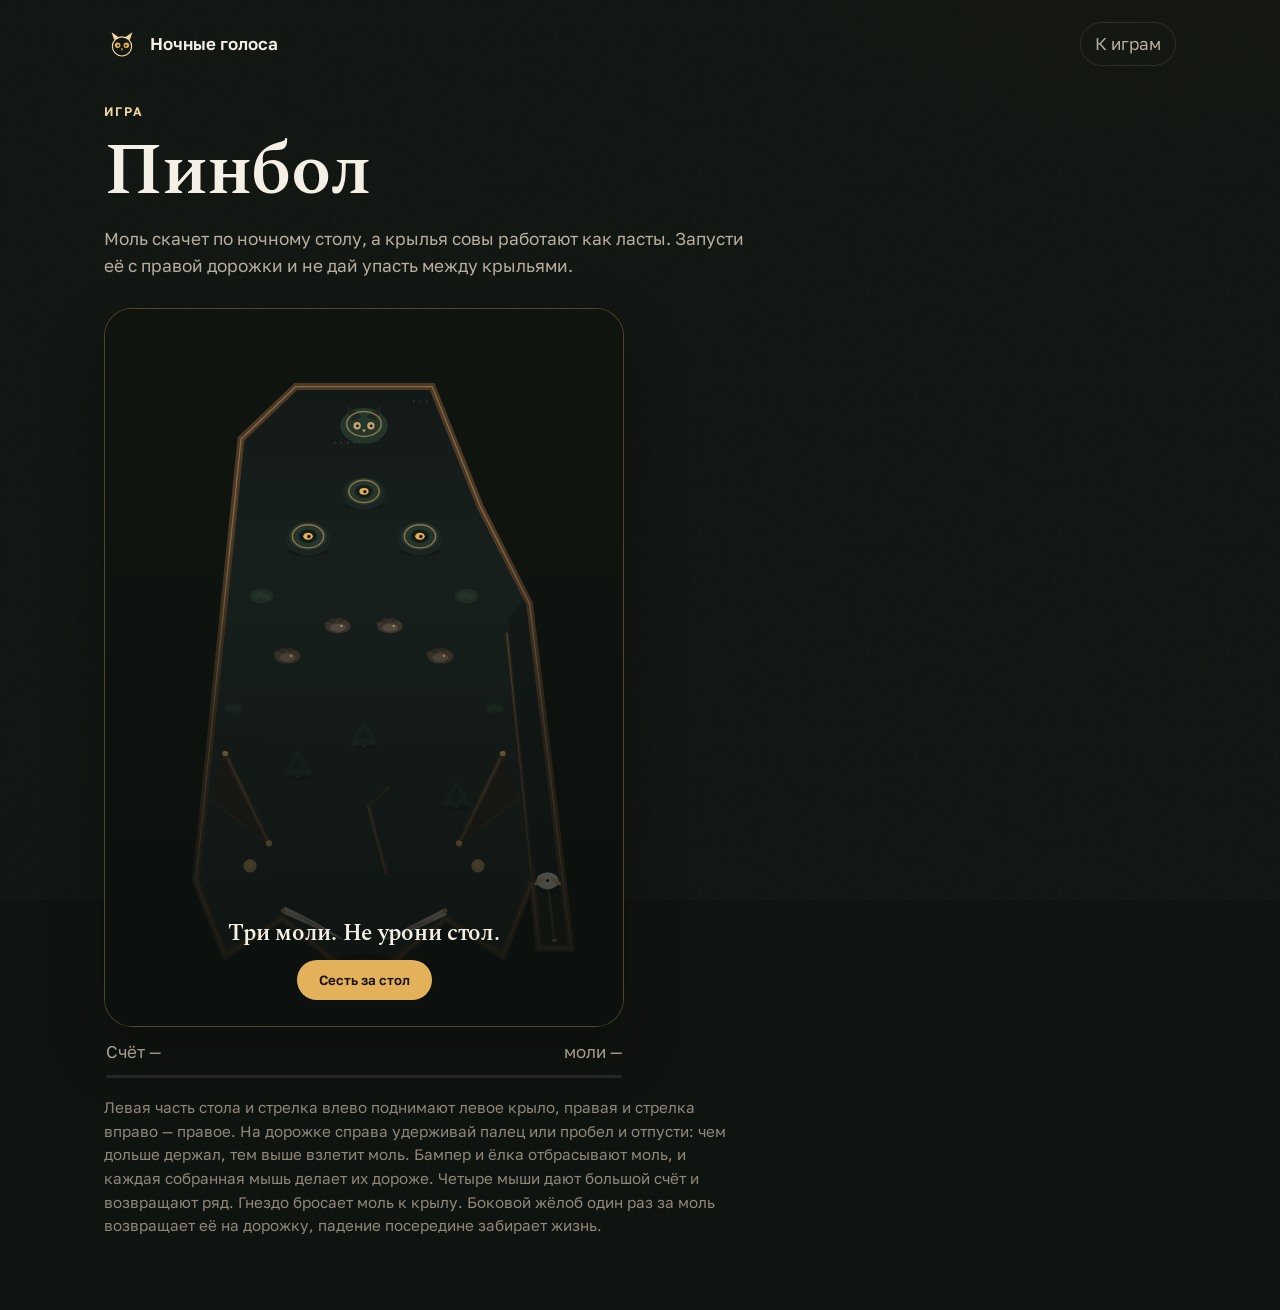
<file: g/pin/index.html>
<!DOCTYPE html>
<html lang="ru">
<head>
  <meta charset="utf-8">
  <meta name="viewport" content="width=device-width, initial-scale=1">
  <title>Пинбол — Ночные голоса</title>
  <meta name="description" content="Моль на ночном столе. Крылья совы подбрасывают её к бамперам и в гнездо.">
  <meta name="color-scheme" content="dark">
  <meta name="theme-color" content="#101410">
  <meta name="mobile-web-app-capable" content="yes">
  <meta name="apple-mobile-web-app-capable" content="yes">
  <meta name="apple-mobile-web-app-status-bar-style" content="black">
  <meta name="apple-mobile-web-app-title" content="Ночные голоса">
  <link rel="manifest" href="../../manifest.webmanifest">
  <link rel="apple-touch-icon" href="../../icons/icon-180.png">
  <link rel="icon" href="../../favicon.svg" type="image/svg+xml">
  <link rel="stylesheet" href="../../css/fonts.css">
  <link rel="stylesheet" href="../play.css">
  <link rel="stylesheet" href="pin.css">
</head>
<body>
  <div class="sky" aria-hidden="true"></div>
  <header class="top">
    <a class="brand" href="../../">
      <svg class="mark" viewBox="0 0 48 48" aria-hidden="true">
        <circle cx="24" cy="27.2" r="12.8" fill="none" stroke="currentColor" stroke-width="1.6"/>
        <path d="M13.4 18.4 10.2 8.2 20.6 15.8z" fill="currentColor"/>
        <path d="M34.6 18.4 37.8 8.2 27.4 15.8z" fill="currentColor"/>
        <circle cx="18.2" cy="25.8" r="3.7" fill="#e2b15a"/>
        <circle cx="29.8" cy="25.8" r="3.7" fill="#e2b15a"/>
        <circle cx="18.9" cy="26" r="1.4" fill="#1a140c"/>
        <circle cx="29.1" cy="26" r="1.4" fill="#1a140c"/>
        <path d="M22.8 30h2.4L24 33.3z" fill="currentColor"/>
      </svg>
      <span>Ночные голоса</span>
    </a>
    <a class="atlas-link" href="../">К играм</a>
  </header>
  <main>
    <p class="eyebrow">Игра</p>
    <h1>Пинбол</h1>
    <p class="lede">Моль скачет по ночному столу, а крылья совы работают как ласты. Запусти её с правой дорожки и не дай упасть между крыльями.</p>
    <div class="play pin">
      <div class="stage tall">
        <canvas id="field" tabindex="0" aria-label="Ночной пинбол. Левая часть стола поднимает левое крыло, правая — правое. На дорожке справа удерживай палец и отпусти, чтобы запустить моль."></canvas>
        <div class="veil" data-veil>
          <p data-veil-text>Три моли. Не урони стол.</p>
          <button class="sit" type="button" data-start>Сесть за стол</button>
        </div>
      </div>
      <div class="hud">
        <p data-score>Счёт —</p>
        <p data-clock>моли —</p>
      </div>
      <div class="dawn" aria-hidden="true"><span data-dawn></span></div>
    </div>
    <p class="hint">Левая часть стола и стрелка влево поднимают левое крыло, правая и стрелка вправо — правое. На дорожке справа удерживай палец или пробел и отпусти: чем дольше держал, тем выше взлетит моль. Бампер и ёлка отбрасывают моль, и каждая собранная мышь делает их дороже. Четыре мыши дают большой счёт и возвращают ряд. Гнездо бросает моль к крылу. Боковой жёлоб один раз за моль возвращает её на дорожку, падение посередине забирает жизнь.</p>
  </main>
  <script src="pinball.js"></script>
  <script src="../../js/pwa.js"></script>
</body>
</html>
</file>
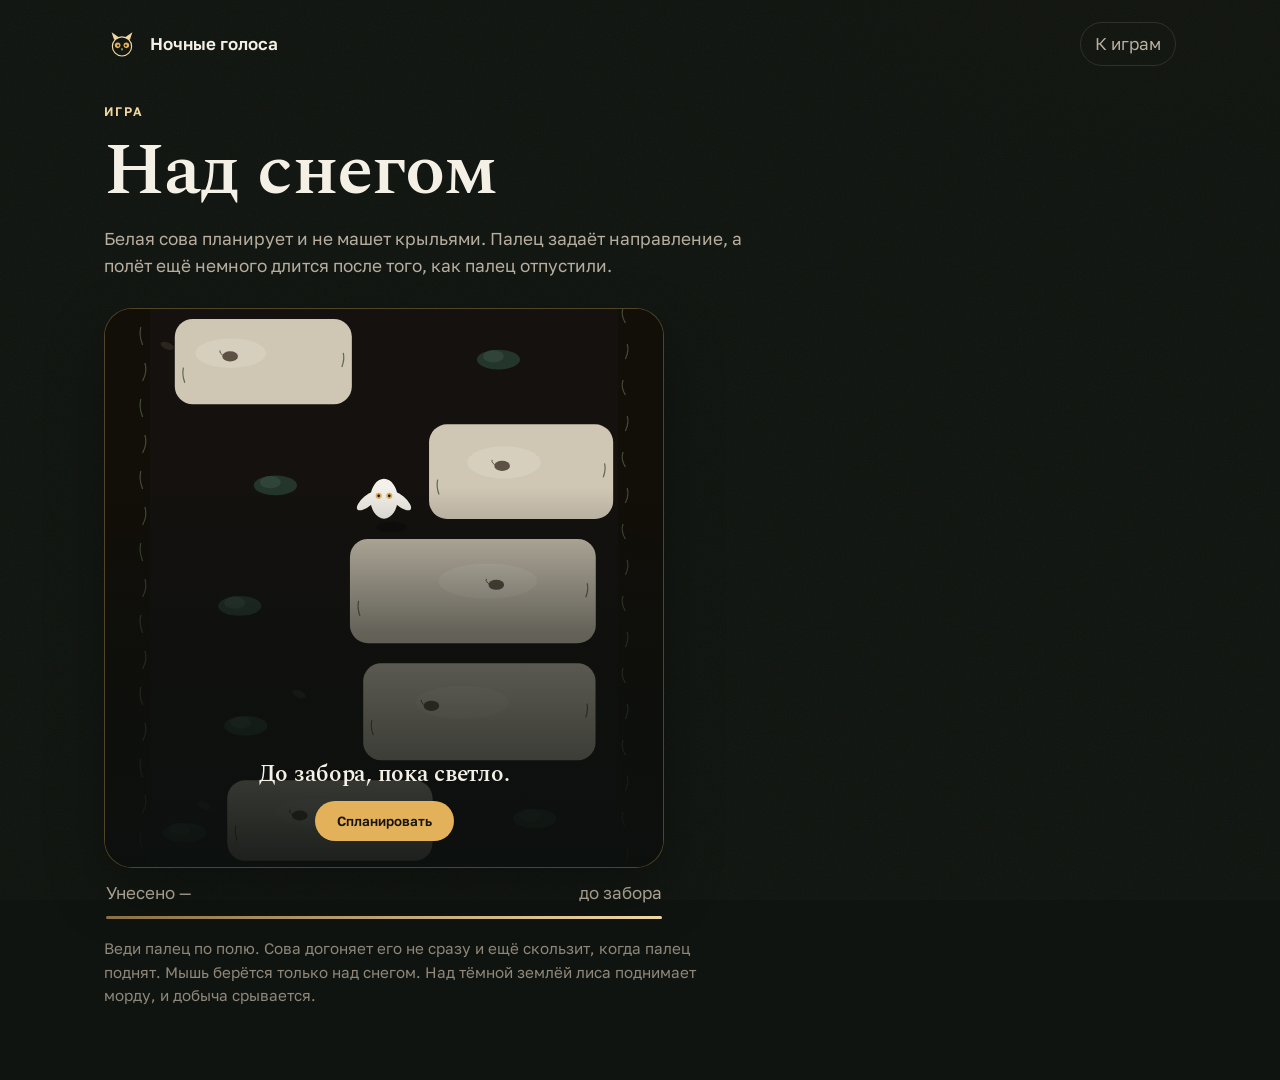
<file: g/snow/index.html>
<!DOCTYPE html>
<html lang="ru">
<head>
  <meta charset="utf-8">
  <meta name="viewport" content="width=device-width, initial-scale=1">
  <title>Над снегом — Ночные голоса</title>
  <meta name="description" content="Белая сова планирует над полем. Над тёмной землёй её замечает лиса.">
  <meta name="color-scheme" content="dark">
  <meta name="theme-color" content="#101410">
  <meta name="mobile-web-app-capable" content="yes">
  <meta name="apple-mobile-web-app-capable" content="yes">
  <meta name="apple-mobile-web-app-status-bar-style" content="black">
  <meta name="apple-mobile-web-app-title" content="Ночные голоса">
  <link rel="manifest" href="../../manifest.webmanifest">
  <link rel="apple-touch-icon" href="../../icons/icon-180.png">
  <link rel="icon" href="../../favicon.svg" type="image/svg+xml">
  <link rel="stylesheet" href="../../css/fonts.css">
  <link rel="stylesheet" href="../play.css">
</head>
<body>
  <div class="sky" aria-hidden="true"></div>
  <header class="top">
    <a class="brand" href="../../">
      <svg class="mark" viewBox="0 0 48 48" aria-hidden="true">
        <circle cx="24" cy="27.2" r="12.8" fill="none" stroke="currentColor" stroke-width="1.6"/>
        <path d="M13.4 18.4 10.2 8.2 20.6 15.8z" fill="currentColor"/>
        <path d="M34.6 18.4 37.8 8.2 27.4 15.8z" fill="currentColor"/>
        <circle cx="18.2" cy="25.8" r="3.7" fill="#e2b15a"/>
        <circle cx="29.8" cy="25.8" r="3.7" fill="#e2b15a"/>
        <circle cx="18.9" cy="26" r="1.4" fill="#1a140c"/>
        <circle cx="29.1" cy="26" r="1.4" fill="#1a140c"/>
        <path d="M22.8 30h2.4L24 33.3z" fill="currentColor"/>
      </svg>
      <span>Ночные голоса</span>
    </a>
    <a class="atlas-link" href="../">К играм</a>
  </header>
  <main>
    <p class="eyebrow">Игра</p>
    <h1>Над снегом</h1>
    <p class="lede">Белая сова планирует и не машет крыльями. Палец задаёт направление, а полёт ещё немного длится после того, как палец отпустили.</p>
    <div class="play">
      <div class="stage">
        <canvas id="field" tabindex="0" aria-label="Поле. Веди полёт пальцем и оставайся над снегом. Над тёмной землёй лиса поднимает морду."></canvas>
        <div class="veil" data-veil>
          <p data-veil-text>До забора, пока светло.</p>
          <button class="sit" type="button" data-start>Спланировать</button>
        </div>
      </div>
      <div class="hud">
        <p data-score>Унесено —</p>
        <p data-clock>до забора</p>
      </div>
      <div class="dawn" aria-hidden="true"><span data-dawn></span></div>
    </div>
    <p class="hint">Веди палец по полю. Сова догоняет его не сразу и ещё скользит, когда палец поднят. Мышь берётся только над снегом. Над тёмной землёй лиса поднимает морду, и добыча срывается.</p>
  </main>
  <script src="snow.js"></script>
  <script src="../../js/pwa.js"></script>
</body>
</html>
</file>
<file: css/styles.css>
@import url("fonts.css");

:root {
  --bg: #101410;
  --bg-raise: #191e1a;
  --line: rgba(243, 232, 210, 0.12);
  --line-strong: rgba(226, 177, 90, 0.55);
  --text: #f4f0e6;
  --muted: #b7ae9f;
  --faint: #8f877a;
  --gold: #e2b15a;
  --gold-soft: #f0d7a2;
  --ink: #1a140c;
  --moss: #9aaf8d;
  --warn: #f0a06a;
  --shadow: 0 24px 60px rgba(0, 0, 0, 0.28);
  --serif: Spectral, Palatino, Georgia, serif;
  --sans: "Golos Text", "Segoe UI", sans-serif;
  --radius: 22px;
}

* { box-sizing: border-box; }
[hidden] { display: none !important; }
html { scroll-behavior: smooth; }
body {
  margin: 0;
  min-height: 100vh;
  color: var(--text);
  font-family: var(--sans);
  font-size: 17px;
  line-height: 1.55;
  background: var(--bg);
  color-scheme: dark;
}
button, input { font-family: inherit; }
img { max-width: 100%; }
button, input { color: inherit; }
a { color: inherit; }
h1, h2, h3, .latin {
  font-family: var(--serif);
  font-weight: 600;
  letter-spacing: -0.012em;
}
h1, h2, h3 { line-height: 1.12; margin: 0; }
.latin { font-weight: 500; font-style: italic; letter-spacing: 0; }

.sky {
  position: fixed;
  inset: 0;
  pointer-events: none;
  background:
    radial-gradient(520px 380px at 88% -10%, rgba(226, 177, 90, 0.16), transparent 70%),
    radial-gradient(640px 480px at -10% 110%, rgba(90, 120, 96, 0.16), transparent 68%),
    url("data:image/svg+xml,%3Csvg xmlns='http://www.w3.org/2000/svg' width='180' height='180'%3E%3Cfilter id='n'%3E%3CfeTurbulence type='fractalNoise' baseFrequency='.85' numOctaves='2' stitchTiles='stitch'/%3E%3C/filter%3E%3Crect width='180' height='180' filter='url(%23n)' opacity='.55'/%3E%3C/svg%3E");
  opacity: 0.55;
  mix-blend-mode: soft-light;
}

.top, #app, .dock { position: relative; z-index: 1; }
.top {
  display: flex;
  flex-wrap: wrap;
  align-items: center;
  column-gap: 16px;
  row-gap: 8px;
  max-width: 1120px;
  margin: 0 auto;
  padding: 22px 24px 0;
}
.brand { order: 1; }
.install-offer { order: 2; }
.corner-links { order: 3; }
.brand {
  display: inline-flex;
  flex: none;
  align-items: center;
  gap: 10px;
  text-decoration: none;
  font-weight: 600;
  letter-spacing: 0.01em;
  white-space: nowrap;
}
.mark {
  width: 36px;
  height: 36px;
  color: var(--gold-soft);
  border-radius: 12px;
  transition: background 0.2s ease;
}
.brand:hover .mark,
.brand:focus-visible .mark {
  background: rgba(226, 177, 90, 0.12);
}
.corner-links {
  margin-left: auto;
  display: inline-flex;
  align-items: center;
  gap: 4px;
}
.corner-link {
  display: inline-flex;
  align-items: center;
  justify-content: center;
  width: 36px;
  height: 36px;
  border-radius: 12px;
  color: var(--gold-soft);
  opacity: 0.82;
  transition: opacity 0.2s ease, background 0.2s ease;
}
.corner-link svg { width: 28px; height: 28px; }
.corner-link:hover, .corner-link:focus-visible {
  opacity: 1;
  background: rgba(226, 177, 90, 0.12);
}
.install-offer {
  display: flex;
  align-items: center;
  flex: none;
  margin: 0;
  color: var(--faint);
}
.install-app, .install-dismiss {
  display: inline-flex;
  align-items: center;
  justify-content: center;
  border: 0;
  background: transparent;
  color: inherit;
  cursor: pointer;
}
.install-app {
  height: 28px;
  padding: 0 4px 0 0;
  font-size: 14px;
  font-weight: 500;
  letter-spacing: 0.01em;
  text-decoration: underline;
  text-underline-offset: 3px;
}
.install-dismiss {
  width: 28px;
  height: 28px;
  border-radius: 999px;
  opacity: 0.72;
}
.install-dismiss svg { width: 12px; height: 12px; }
.install-app:hover, .install-app:focus-visible,
.install-dismiss:hover, .install-dismiss:focus-visible {
  color: var(--gold-soft);
  opacity: 1;
}
dialog.install-hint {
  width: min(340px, calc(100vw - 36px));
  max-width: 340px;
  margin: auto;
  padding: 22px 22px 18px;
  border: 1px solid var(--line-strong);
  border-radius: 18px;
  background: var(--bg-raise);
  color: var(--text);
  box-shadow: var(--shadow);
}
dialog.install-hint p {
  margin: 0 0 18px;
  font-size: 1.02rem;
  line-height: 1.45;
}
.install-hint-actions {
  display: flex;
  justify-content: flex-end;
  gap: 10px;
}
dialog.install-hint button {
  border: 1px solid var(--line);
  border-radius: 999px;
  background: transparent;
  padding: 10px 16px;
  color: var(--text);
  cursor: pointer;
}
dialog.install-hint button:hover { border-color: var(--line-strong); }
dialog.install-hint [data-install-confirm] {
  border-color: transparent;
  background: var(--gold);
  color: var(--ink);
  font-weight: 600;
}
dialog.install-hint [data-install-confirm]:hover { filter: brightness(1.05); }
#app {
  max-width: 1120px;
  margin: 0 auto;
  padding: 28px 24px 120px;
}

.hero {
  display: flex;
  justify-content: space-between;
  gap: 24px;
  align-items: flex-end;
  margin-bottom: 28px;
}
.eyebrow {
  margin: 0 0 8px;
  color: var(--gold-soft);
  font-size: 0.78rem;
  font-weight: 600;
  letter-spacing: 0.16em;
  text-transform: uppercase;
}
.hero h1 {
  font-size: clamp(3.15rem, 7.2vw, 5.6rem);
}
.lede {
  max-width: 46rem;
  margin: 14px 0 0;
  color: var(--muted);
  font-size: 1.08rem;
}
.tour, .text-button, .play, .filter, .thumb, .hero-photo, .back {
  cursor: pointer;
}
.tour, .text-button {
  border: 1px solid var(--line);
  background: transparent;
  border-radius: 999px;
  padding: 12px 18px;
  color: var(--text);
}
.tour {
  background: var(--gold);
  color: var(--ink);
  border-color: transparent;
  font-weight: 600;
  white-space: nowrap;
}
.tour[aria-pressed="true"] {
  background: transparent;
  color: var(--gold-soft);
  border-color: var(--line-strong);
}
.tour:hover, .text-button:hover, .filter:hover, .back:hover { border-color: var(--line-strong); }
.tour:hover { filter: brightness(1.05); }

.toolbar {
  display: flex;
  flex-wrap: wrap;
  gap: 12px;
  align-items: center;
  justify-content: space-between;
  position: sticky;
  top: 12px;
  z-index: 4;
  padding: 10px;
  margin-bottom: 22px;
  border: 1px solid var(--line);
  border-radius: 18px;
  background: rgba(16, 20, 16, 0.82);
  backdrop-filter: blur(16px);
}
.filters { display: flex; flex-wrap: wrap; gap: 6px; }
.filter {
  border: 0;
  background: transparent;
  color: var(--muted);
  border-radius: 999px;
  padding: 8px 12px;
}
.filter.is-on {
  background: var(--gold);
  color: var(--ink);
}
.search {
  display: flex;
  align-items: center;
  min-width: min(100%, 260px);
  flex: 1 1 220px;
  max-width: 320px;
  border-radius: 999px;
  border: 1px solid var(--line);
  background: rgba(255, 255, 255, 0.03);
}
.search input {
  width: 100%;
  border: 0;
  background: transparent;
  padding: 10px 14px;
  outline: none;
}
.search input::placeholder { color: var(--faint); }

.grid {
  display: grid;
  grid-template-columns: repeat(auto-fill, minmax(250px, 1fr));
  gap: 16px;
}
.card {
  display: flex;
  flex-direction: column;
  border: 1px solid var(--line);
  border-radius: var(--radius);
  background: linear-gradient(180deg, rgba(255, 248, 236, 0.035), rgba(255, 248, 236, 0.012));
  overflow: hidden;
  transition: transform 0.2s ease, border-color 0.2s ease;
}
.card:hover, .card.is-playing, .mimic:hover, .mimic.is-playing { border-color: var(--line-strong); transform: translateY(-3px); }
.card-photo {
  display: block;
  aspect-ratio: 4 / 3;
  overflow: hidden;
  background: #0c0f0d;
}
.card-photo img, .hero-photo img, .thumb img {
  width: 100%;
  height: 100%;
  object-fit: cover;
  display: block;
}
.card:hover .card-photo img { transform: scale(1.035); }
.card-photo img { transition: transform 0.45s ease; }
.card-body { padding: 14px 16px 16px; display: flex; flex-direction: column; gap: 4px; }
.card-title { display: flex; align-items: flex-start; justify-content: space-between; gap: 10px; }
.card-title a { min-width: 0; }
.card-title h2 {
  font-size: clamp(1.28rem, 1.45vw, 1.62rem);
  text-wrap: balance;
  hyphens: auto;
  overflow-wrap: break-word;
}
.card-title a, .similar a { text-decoration: none; }
.card-title a:hover, .similar a:hover h3 { color: var(--gold-soft); }
.latin { margin: 0; color: var(--gold-soft); font-size: 1.15rem; }
.mnemonic, .place { margin: 0; }
.mnemonic { color: var(--text); }
.place, .caption, .credits, .map-note { color: var(--muted); }
.place { font-size: 0.92rem; }

.play {
  width: 46px;
  height: 46px;
  flex: 0 0 auto;
  border: 0;
  border-radius: 50%;
  background: var(--gold);
  color: var(--ink);
  display: grid;
  place-items: center;
}
.play svg { width: 18px; height: 18px; fill: currentColor; }
.play .icon-pause, .play.is-on .icon-play { display: none; }
.play.is-on .icon-pause { display: block; }
.play:hover { filter: brightness(1.06); }

.empty {
  margin: 28px 0;
  color: var(--muted);
}

.back {
  display: inline-flex;
  margin-bottom: 18px;
  color: var(--muted);
  text-decoration: none;
}
.species-head {
  display: flex;
  justify-content: space-between;
  gap: 18px;
  align-items: flex-end;
  margin-bottom: 22px;
}
.species-head h1 {
  font-size: clamp(3rem, 6.4vw, 5.1rem);
  overflow-wrap: break-word;
  hyphens: auto;
}
.voice-line { margin: 10px 0 0; font-size: 1.25rem; }
.status {
  margin: 0;
  padding: 8px 12px;
  border-radius: 999px;
  border: 1px solid rgba(154, 175, 141, 0.45);
  color: var(--moss);
  white-space: nowrap;
}
.status[data-status="VU"],
.status[data-status="EN"] {
  border-color: rgba(240, 160, 106, 0.6);
  color: var(--warn);
}

.species-grid {
  display: grid;
  grid-template-columns: 1.35fr 0.9fr;
  gap: 22px;
  align-items: start;
}
.gallery, .voice-panel, .map-card, .prose, .similar, .credits {
  border: 1px solid var(--line);
  border-radius: var(--radius);
  background: rgba(255, 248, 236, 0.025);
}
.gallery { padding: 12px; }
.hero-photo {
  display: block;
  width: 100%;
  padding: 0;
  border: 0;
  border-radius: 16px;
  overflow: hidden;
  background: #0c0f0d;
  aspect-ratio: 4 / 3;
}
.thumbs { display: flex; gap: 8px; margin-top: 10px; }
.thumb {
  width: 84px;
  height: 64px;
  padding: 0;
  border-radius: 10px;
  overflow: hidden;
  border: 1px solid transparent;
  background: #0c0f0d;
}
.thumb[aria-current="true"] { border-color: var(--gold); }
.caption { margin: 10px 4px 2px; font-size: 0.88rem; }
.caption a { color: var(--gold-soft); }

.voice-panel { padding: 22px; }
.repertoire { margin: 0 0 14px; color: var(--muted); }
.calls { display: grid; gap: 18px; }
.voice-call + .voice-call {
  padding-top: 16px;
  border-top: 1px solid var(--line);
}
.voice-call h3 { font-size: 1.55rem; }
.when { margin: 6px 0 8px; color: var(--gold-soft); }
.hint { margin: 0 0 14px; color: var(--muted); }
.player { display: grid; grid-template-columns: auto 1fr; gap: 12px 14px; align-items: center; }
.wave {
  position: relative;
  height: 74px;
  border-radius: 12px;
  overflow: hidden;
  background: rgba(0, 0, 0, 0.22);
  cursor: pointer;
}
.wave canvas { width: 100%; height: 100%; display: block; }
.shade {
  position: absolute;
  top: 0;
  right: 0;
  bottom: 0;
  width: 100%;
  background: rgba(12, 15, 13, 0.62);
  box-shadow: -1px 0 0 var(--gold-soft);
  pointer-events: none;
}
.times {
  grid-column: 2;
  display: flex;
  justify-content: space-between;
  color: var(--faint);
  font-variant-numeric: tabular-nums;
  font-size: 0.85rem;
  margin-top: -6px;
}
.license-note {
  margin: 12px 0 0;
  color: var(--warn);
  font-size: 0.88rem;
}
.facts {
  display: grid;
  grid-template-columns: auto 1fr;
  gap: 7px 14px;
  margin: 18px 0 0;
}
.facts dt { color: var(--faint); }
.facts dd { margin: 0; }

.stack { display: grid; gap: 16px; margin-top: 16px; }
.prose, .habitat, .similar, .credits { padding: 22px 24px; }
.prose h2, .habitat h2, .similar h2 { font-size: 2rem; margin-bottom: 12px; }
.prose p, .habitat p { margin: 0 0 12px; }
.prose p:last-child, .habitat p:last-child { margin-bottom: 0; }
.habitat {
  display: grid;
  grid-template-columns: 0.85fr 1.15fr;
  gap: 22px;
  border: 1px solid var(--line);
  border-radius: var(--radius);
  background: rgba(255, 248, 236, 0.025);
}
.chips { display: flex; flex-wrap: wrap; gap: 8px; padding: 0; margin: 14px 0 0; list-style: none; }
.chips li {
  padding: 6px 10px;
  border-radius: 999px;
  background: rgba(154, 175, 141, 0.12);
  color: var(--moss);
  font-size: 0.92rem;
}
.map-card { padding: 12px 12px 8px; background: #121714; }
.map-card svg { width: 100%; height: auto; display: block; }
.land { fill: #2a3832; }
.range { fill: rgba(226, 177, 90, 0.42); stroke: rgba(240, 215, 162, 0.95); stroke-width: 1.4; }
.map-labels { fill: #c9c0b0; font-family: var(--sans); font-size: 15px; letter-spacing: 0.04em; }
.map-note { margin: 8px 6px 4px; font-size: 0.85rem; }

.mimics { margin-top: 48px; }
.mimics h2 { font-size: clamp(1.8rem, 3vw, 2.5rem); }
.mimic-lead {
  max-width: 40rem;
  margin: 10px 0 0;
  color: var(--muted);
}
.mimic-grid {
  display: grid;
  grid-template-columns: repeat(auto-fill, minmax(240px, 1fr));
  gap: 16px;
  margin-top: 18px;
}
.mimic {
  display: flex;
  flex-direction: column;
  gap: 6px;
  padding: 16px 16px 18px;
  border: 1px solid var(--line);
  border-radius: var(--radius);
  background: linear-gradient(180deg, rgba(255, 248, 236, 0.035), rgba(255, 248, 236, 0.012));
  transition: transform 0.2s ease, border-color 0.2s ease;
}
.mimic-title { display: flex; align-items: flex-start; justify-content: space-between; gap: 10px; }
.mimic-title a { text-decoration: none; min-width: 0; }
.mimic-title h3 { font-size: 1.45rem; }
.mimic-title a:hover h3 { color: var(--gold-soft); }
.mimic-page { max-width: 720px; }
.mimic-page h1 { font-size: clamp(2.4rem, 5vw, 3.6rem); }
.mimic-page .latin { margin: 8px 0 0; font-size: 1.35rem; }
.mimic-page .voice-call { margin-top: 22px; }
.mimic-page .credits { margin-top: 18px; }

.similar-list { display: grid; gap: 10px; }
.similar-list a {
  display: grid;
  grid-template-columns: 92px 1fr;
  gap: 12px;
  align-items: center;
  text-decoration: none;
  padding: 8px;
  border-radius: 16px;
}
.similar-list a:hover { background: rgba(255, 248, 236, 0.04); }
.similar-list img { width: 92px; height: 70px; object-fit: cover; border-radius: 10px; }
.similar-list h3 { font-size: 1.35rem; }
.similar-list p { margin: 4px 0 0; color: var(--muted); }

.credits summary { cursor: pointer; color: var(--gold-soft); }
.credits ul { margin: 14px 0 0; padding-left: 18px; color: var(--muted); }
.credits a { color: var(--gold-soft); }

.dock {
  position: fixed;
  z-index: 6;
  left: 50%;
  bottom: 18px;
  transform: translateX(-50%);
  display: flex;
  align-items: center;
  gap: 12px;
  width: min(520px, calc(100% - 28px));
  padding: 10px 12px;
  border-radius: 999px;
  border: 1px solid var(--line-strong);
  background: rgba(20, 18, 14, 0.92);
  box-shadow: var(--shadow);
  backdrop-filter: blur(16px);
}
.dock-copy { display: flex; flex-direction: column; min-width: 0; flex: 1; }
.dock-name { font-family: var(--serif); font-weight: 600; font-size: 1.2rem; }
.dock-sub { color: var(--muted); font-size: 0.88rem; white-space: nowrap; overflow: hidden; text-overflow: ellipsis; }
.dock[hidden] { display: none; }

dialog {
  border: 0;
  padding: 0;
  background: transparent;
  max-width: min(1080px, 94vw);
  width: 100%;
}
dialog::backdrop { background: rgba(6, 8, 7, 0.86); }
dialog img {
  width: 100%;
  max-height: 84vh;
  object-fit: contain;
  border-radius: 16px;
  background: #0c0f0d;
}
dialog .text-button {
  position: absolute;
  top: 12px;
  right: 12px;
  background: rgba(16, 20, 16, 0.8);
}

:focus-visible {
  outline: 2px solid var(--gold);
  outline-offset: 3px;
}

@media (max-width: 720px) {
  .corner-links { order: 2; }
  .install-offer {
    order: 3;
    flex: 1 0 100%;
    margin-top: -2px;
  }
}

@media (max-width: 480px) {
  .top { padding-left: 16px; padding-right: 16px; column-gap: 6px; }
  #app { padding-left: 16px; padding-right: 16px; }
  .brand { gap: 6px; }
  .mark { width: 32px; height: 32px; }
  .corner-links { gap: 0; }
  .corner-link { width: 28px; height: 28px; }
  .corner-link svg { width: 22px; height: 22px; }
}

@media (max-width: 860px) {
  .hero, .species-head, .species-grid, .habitat { display: block; }
  .tour { margin-top: 18px; }
  .species-head .status { display: inline-block; margin-top: 14px; }
  .voice-panel, .map-card { margin-top: 16px; }
  .hero h1 { font-size: clamp(2.7rem, 13vw, 4rem); }
  .species-head h1 { font-size: clamp(2.05rem, 10vw, 3rem); }
}

@media (prefers-reduced-motion: reduce) {
  html { scroll-behavior: auto; }
  *, *::before, *::after {
    animation: none !important;
    transition: none !important;
  }
}
</file>
<file: css/fonts.css>
@font-face {
  font-family: Spectral;
  font-style: italic;
  font-weight: 500;
  font-display: swap;
  src: url(../fonts/spectral-500i-cyrillic.woff2) format("woff2");
  unicode-range: U+0301, U+0400-045F, U+0490-0491, U+04B0-04B1, U+2116;
}
@font-face {
  font-family: Spectral;
  font-style: italic;
  font-weight: 500;
  font-display: swap;
  src: url(../fonts/spectral-500i-latin-ext.woff2) format("woff2");
  unicode-range: U+0100-02BA, U+02BD-02C5, U+02C7-02CC, U+02CE-02D7, U+02DD-02FF, U+0304, U+0308, U+0329, U+1D00-1DBF, U+1E00-1E9F, U+1EF2-1EFF, U+2020, U+20A0-20AB, U+20AD-20C4, U+2113, U+2C60-2C7F, U+A720-A7FF;
}
@font-face {
  font-family: Spectral;
  font-style: italic;
  font-weight: 500;
  font-display: swap;
  src: url(../fonts/spectral-500i-latin.woff2) format("woff2");
  unicode-range: U+0000-00FF, U+0131, U+0152-0153, U+02BB-02BC, U+02C6, U+02DA, U+02DC, U+0304, U+0308, U+0329, U+2000-206F, U+20AC, U+2122, U+2191, U+2193, U+2212, U+2215, U+FEFF, U+FFFD;
}
@font-face {
  font-family: Spectral;
  font-style: normal;
  font-weight: 600;
  font-display: swap;
  src: url(../fonts/spectral-600-cyrillic.woff2) format("woff2");
  unicode-range: U+0301, U+0400-045F, U+0490-0491, U+04B0-04B1, U+2116;
}
@font-face {
  font-family: Spectral;
  font-style: normal;
  font-weight: 600;
  font-display: swap;
  src: url(../fonts/spectral-600-latin-ext.woff2) format("woff2");
  unicode-range: U+0100-02BA, U+02BD-02C5, U+02C7-02CC, U+02CE-02D7, U+02DD-02FF, U+0304, U+0308, U+0329, U+1D00-1DBF, U+1E00-1E9F, U+1EF2-1EFF, U+2020, U+20A0-20AB, U+20AD-20C4, U+2113, U+2C60-2C7F, U+A720-A7FF;
}
@font-face {
  font-family: Spectral;
  font-style: normal;
  font-weight: 600;
  font-display: swap;
  src: url(../fonts/spectral-600-latin.woff2) format("woff2");
  unicode-range: U+0000-00FF, U+0131, U+0152-0153, U+02BB-02BC, U+02C6, U+02DA, U+02DC, U+0304, U+0308, U+0329, U+2000-206F, U+20AC, U+2122, U+2191, U+2193, U+2212, U+2215, U+FEFF, U+FFFD;
}
@font-face {
  font-family: "Golos Text";
  font-style: normal;
  font-weight: 400 600;
  font-display: swap;
  src: url(../fonts/golos-cyrillic.woff2) format("woff2");
  unicode-range: U+0301, U+0400-045F, U+0490-0491, U+04B0-04B1, U+2116;
}
@font-face {
  font-family: "Golos Text";
  font-style: normal;
  font-weight: 400 600;
  font-display: swap;
  src: url(../fonts/golos-latin-ext.woff2) format("woff2");
  unicode-range: U+0100-02BA, U+02BD-02C5, U+02C7-02CC, U+02CE-02D7, U+02DD-02FF, U+0304, U+0308, U+0329, U+1D00-1DBF, U+1E00-1E9F, U+1EF2-1EFF, U+2020, U+20A0-20AB, U+20AD-20C4, U+2113, U+2C60-2C7F, U+A720-A7FF;
}
@font-face {
  font-family: "Golos Text";
  font-style: normal;
  font-weight: 400 600;
  font-display: swap;
  src: url(../fonts/golos-latin.woff2) format("woff2");
  unicode-range: U+0000-00FF, U+0131, U+0152-0153, U+02BB-02BC, U+02C6, U+02DA, U+02DC, U+0304, U+0308, U+0329, U+2000-206F, U+20AC, U+2122, U+2191, U+2193, U+2212, U+2215, U+FEFF, U+FFFD;
}
</file>
<file: g/play.css>
:root {
  --bg: #101410;
  --line: rgba(243, 232, 210, 0.12);
  --line-strong: rgba(226, 177, 90, 0.55);
  --text: #f4f0e6;
  --muted: #b7ae9f;
  --faint: #8f877a;
  --gold: #e2b15a;
  --gold-soft: #f0d7a2;
  --ink: #1a140c;
  --shadow: 0 24px 60px rgba(0, 0, 0, 0.28);
  --serif: Spectral, Palatino, Georgia, serif;
  --sans: "Golos Text", "Segoe UI", sans-serif;
}

* { box-sizing: border-box; }
[hidden] { display: none !important; }
body {
  margin: 0;
  min-height: 100vh;
  color: var(--text);
  font-family: var(--sans);
  font-size: 17px;
  line-height: 1.55;
  background: var(--bg);
  color-scheme: dark;
}
button, a { font-family: inherit; }
button { color: inherit; }
a { color: inherit; }
h1, .veil p {
  font-family: var(--serif);
  font-weight: 600;
  letter-spacing: -0.012em;
  line-height: 1.12;
  margin: 0;
}
:focus-visible {
  outline: 2px solid var(--gold);
  outline-offset: 3px;
}

.sky {
  position: fixed;
  inset: 0;
  pointer-events: none;
  background:
    radial-gradient(520px 380px at 88% -10%, rgba(226, 177, 90, 0.16), transparent 70%),
    radial-gradient(640px 480px at -10% 110%, rgba(90, 120, 96, 0.16), transparent 68%),
    url("data:image/svg+xml,%3Csvg xmlns='http://www.w3.org/2000/svg' width='180' height='180'%3E%3Cfilter id='n'%3E%3CfeTurbulence type='fractalNoise' baseFrequency='.85' numOctaves='2' stitchTiles='stitch'/%3E%3C/filter%3E%3Crect width='180' height='180' filter='url(%23n)' opacity='.55'/%3E%3C/svg%3E");
  opacity: 0.55;
  mix-blend-mode: soft-light;
}

.top, main { position: relative; z-index: 1; }
.top {
  display: flex;
  align-items: center;
  max-width: 1120px;
  margin: 0 auto;
  padding: 22px 24px 0;
}
.brand {
  display: inline-flex;
  align-items: center;
  gap: 10px;
  text-decoration: none;
  font-weight: 600;
  white-space: nowrap;
}
.mark {
  width: 36px;
  height: 36px;
  color: var(--gold-soft);
  border-radius: 12px;
  transition: background 0.2s ease;
}
.brand:hover .mark,
.brand:focus-visible .mark { background: rgba(226, 177, 90, 0.12); }
.atlas-link {
  margin-left: auto;
  color: var(--muted);
  text-decoration: none;
  border: 1px solid var(--line);
  border-radius: 999px;
  padding: 8px 14px;
}
.atlas-link:hover,
.atlas-link:focus-visible { border-color: var(--line-strong); color: var(--text); }

main {
  max-width: 1120px;
  margin: 0 auto;
  padding: 36px 24px 72px;
}
.eyebrow {
  margin: 0 0 8px;
  color: var(--gold-soft);
  font-size: 0.78rem;
  font-weight: 600;
  letter-spacing: 0.16em;
  text-transform: uppercase;
}
h1 { font-size: clamp(2.6rem, 6vw, 4.6rem); }
.lede {
  max-width: 40rem;
  margin: 14px 0 0;
  color: var(--muted);
  font-size: 1.08rem;
}

.play { max-width: 560px; margin-top: 28px; }
.stage {
  position: relative;
  aspect-ratio: 1;
  border: 1px solid rgba(226, 177, 90, 0.32);
  border-radius: 28px;
  overflow: hidden;
  background: #0c100e;
  box-shadow: var(--shadow);
  touch-action: none;
}
canvas {
  display: block;
  width: 100%;
  height: 100%;
  touch-action: none;
}
.veil {
  position: absolute;
  inset: 0;
  display: flex;
  flex-direction: column;
  align-items: center;
  justify-content: flex-end;
  gap: 14px;
  padding: 24px 22px 26px;
  text-align: center;
  background: linear-gradient(to top, rgba(12, 16, 14, 0.92) 0%, rgba(12, 16, 14, 0.55) 42%, transparent 68%);
}
.veil p {
  max-width: 18rem;
  font-size: 1.45rem;
  font-weight: 500;
}
.sit {
  border: 0;
  border-radius: 999px;
  padding: 12px 22px;
  background: var(--gold);
  color: var(--ink);
  font-weight: 600;
  cursor: pointer;
}
.sit:hover, .sit:focus-visible { background: var(--gold-soft); }

.hud {
  display: flex;
  justify-content: space-between;
  gap: 12px;
  margin: 12px 2px 0;
}
.hud p { margin: 0; color: var(--muted); }
.dawn {
  height: 3px;
  margin: 10px 2px 0;
  border-radius: 999px;
  background: rgba(243, 232, 210, 0.1);
  overflow: hidden;
}
.dawn span {
  display: block;
  height: 100%;
  width: 100%;
  transform-origin: left center;
  background: linear-gradient(90deg, #8a7040, #f0d7a2);
}
.hint {
  max-width: 40rem;
  margin: 18px 0 0;
  color: var(--faint);
  font-size: 0.95rem;
}

@media (max-width: 640px) {
  .top { padding: 16px 16px 0; }
  main { padding: 28px 16px 56px; }
  .stage { border-radius: 22px; }
}

@media (prefers-reduced-motion: reduce) {
  *, *::before, *::after {
    animation: none !important;
    transition: none !important;
  }
}
</file>
<file: g/hub.css>
.top,
main { max-width: 880px; }

.lede::after {
  content: "";
  display: block;
  width: 64px;
  height: 1px;
  margin-top: 22px;
  background: rgba(226, 177, 90, 0.55);
}

.games {
  display: grid;
  grid-template-columns: 1fr 1fr;
  gap: 16px;
  margin-top: 28px;
}

.game {
  display: flex;
  flex-direction: column;
  overflow: hidden;
  text-decoration: none;
  border: 1px solid rgba(226, 177, 90, 0.28);
  border-radius: 24px;
  background: rgba(12, 16, 14, 0.62);
  box-shadow: var(--shadow);
  transition: border-color 0.2s ease, transform 0.2s ease;
}

.game:hover,
.game:focus-visible {
  border-color: var(--line-strong);
  transform: translateY(-3px);
}

.game:hover h2,
.game:focus-visible h2 { color: var(--gold-soft); }

.scene {
  position: relative;
  display: block;
  aspect-ratio: 360 / 148;
  background: #121816;
}

.scene svg {
  display: block;
  width: 100%;
  height: 100%;
}

.scene::after {
  content: "";
  position: absolute;
  left: 0;
  right: 0;
  bottom: 0;
  height: 24%;
  background: linear-gradient(to top, rgba(12, 16, 14, 0.92), transparent);
  pointer-events: none;
}

.glide {
  transform-box: fill-box;
  transform-origin: center;
  transition: transform 0.45s ease;
}

.game:hover .glide,
.game:focus-visible .glide { transform: translate(7px, -3px); }

.copy {
  display: flex;
  flex-direction: column;
  align-items: flex-start;
  gap: 6px;
  padding: 4px 20px 20px;
}

.kicker {
  color: var(--gold-soft);
  font-size: 0.72rem;
  font-weight: 600;
  letter-spacing: 0.16em;
  text-transform: uppercase;
}

.game h2 {
  font-family: var(--serif);
  font-size: clamp(1.7rem, 3vw, 2.15rem);
  font-weight: 600;
  letter-spacing: -0.012em;
  line-height: 1.05;
  transition: color 0.2s ease;
}

.game p {
  margin: 4px 0 0;
  color: var(--muted);
}

@media (max-width: 800px) {
  .games { grid-template-columns: 1fr; }
  .game { border-radius: 20px; }
  .copy { padding: 2px 16px 16px; }
}
</file>
<file: h/film.css>
html, body {
  margin: 0;
  height: 100%;
  background: #101410;
  overflow: hidden;
  cursor: none;
  user-select: none;
}
html.needs-sound,
html.needs-sound body { cursor: auto; }

.stage {
  position: fixed;
  inset: 0;
}

.frame {
  position: absolute;
  inset: 0;
  opacity: 0;
  background: #101410;
  will-change: opacity;
}
.frame img,
.frame video {
  position: absolute;
  inset: 0;
  width: 100%;
  height: 100%;
  object-fit: contain;
  background: #101410;
}

.credit {
  position: fixed;
  z-index: 5;
  top: 18px;
  right: 18px;
  margin: 0;
  max-width: min(28rem, calc(100% - 36px));
  padding: 6px 10px;
  border-radius: 4px;
  background: rgba(238, 238, 238, 0.9);
  color: #1c1c1c;
  font-family: "Golos Text", sans-serif;
  font-size: 14px;
  line-height: 1.35;
  opacity: 0;
  pointer-events: none;
  transition: opacity 3400ms linear;
}
.credit.on { opacity: 1; }

.listen {
  position: fixed;
  z-index: 6;
  left: 50%;
  bottom: 28px;
  transform: translateX(-50%);
  border: 1px solid rgba(240, 215, 162, 0.55);
  border-radius: 999px;
  background: rgba(16, 20, 16, 0.88);
  color: #f0d7a2;
  font-family: "Golos Text", sans-serif;
  font-size: 16px;
  padding: 10px 18px;
  cursor: pointer;
}

.listen:hover { color: rgba(255, 248, 236, 0.85); }
</file>
<file: q/quiz.css>
:root {
  --bg: #101410;
  --line: rgba(243, 232, 210, 0.12);
  --line-strong: rgba(226, 177, 90, 0.55);
  --text: #f4f0e6;
  --muted: #b7ae9f;
  --faint: #8f877a;
  --gold: #e2b15a;
  --gold-soft: #f0d7a2;
  --ink: #1a140c;
  --moss: #9aaf8d;
  --warn: #f0a06a;
  --shadow: 0 24px 60px rgba(0, 0, 0, 0.28);
  --serif: Spectral, Palatino, Georgia, serif;
  --sans: "Golos Text", "Segoe UI", sans-serif;
  --radius: 22px;
}

* { box-sizing: border-box; }
[hidden] { display: none !important; }
body {
  margin: 0;
  min-height: 100vh;
  color: var(--text);
  font-family: var(--sans);
  font-size: 17px;
  line-height: 1.55;
  background: var(--bg);
  color-scheme: dark;
}
button, a { font-family: inherit; }
button { color: inherit; }
a { color: inherit; }
img { max-width: 100%; }
h1, h2, .latin {
  font-family: var(--serif);
  font-weight: 600;
  letter-spacing: -0.012em;
  line-height: 1.12;
  margin: 0;
}
.latin { font-weight: 500; font-style: italic; letter-spacing: 0; }

.sky {
  position: fixed;
  inset: 0;
  pointer-events: none;
  background:
    radial-gradient(520px 380px at 88% -10%, rgba(226, 177, 90, 0.16), transparent 70%),
    radial-gradient(640px 480px at -10% 110%, rgba(90, 120, 96, 0.16), transparent 68%),
    url("data:image/svg+xml,%3Csvg xmlns='http://www.w3.org/2000/svg' width='180' height='180'%3E%3Cfilter id='n'%3E%3CfeTurbulence type='fractalNoise' baseFrequency='.85' numOctaves='2' stitchTiles='stitch'/%3E%3C/filter%3E%3Crect width='180' height='180' filter='url(%23n)' opacity='.55'/%3E%3C/svg%3E");
  opacity: 0.55;
  mix-blend-mode: soft-light;
}

.top, #app { position: relative; z-index: 1; }
.top {
  display: flex;
  align-items: center;
  max-width: 1120px;
  margin: 0 auto;
  padding: 22px 24px 0;
}
.brand {
  display: inline-flex;
  align-items: center;
  gap: 10px;
  text-decoration: none;
  font-weight: 600;
}
.mark {
  width: 36px;
  height: 36px;
  color: var(--gold-soft);
  border-radius: 12px;
  transition: background 0.2s ease;
}
.brand:hover .mark,
.brand:focus-visible .mark {
  background: rgba(226, 177, 90, 0.12);
}
.atlas-link {
  margin-left: auto;
  color: var(--muted);
  text-decoration: none;
  border: 1px solid var(--line);
  border-radius: 999px;
  padding: 8px 14px;
}
.atlas-link:hover { border-color: var(--line-strong); color: var(--text); }

#app {
  max-width: 1120px;
  margin: 0 auto;
  padding: 36px 24px 80px;
}

.eyebrow {
  margin: 0 0 8px;
  color: var(--gold-soft);
  font-size: 0.78rem;
  font-weight: 600;
  letter-spacing: 0.16em;
  text-transform: uppercase;
}
h1 { font-size: clamp(2.6rem, 6vw, 4.6rem); }
.lede {
  max-width: 38rem;
  margin: 14px 0 0;
  color: var(--muted);
  font-size: 1.08rem;
}

.themes, .counts {
  display: grid;
  gap: 14px;
  margin-top: 32px;
}
.themes { grid-template-columns: repeat(auto-fill, minmax(260px, 320px)); }
.counts { grid-template-columns: repeat(auto-fill, minmax(140px, 1fr)); max-width: 720px; }

.tile, .choice, .next, .ghost {
  cursor: pointer;
  border-radius: var(--radius);
  border: 1px solid var(--line);
  background: linear-gradient(180deg, rgba(255, 248, 236, 0.04), rgba(255, 248, 236, 0.015));
  color: var(--text);
  text-align: left;
  transition: border-color 0.2s ease, transform 0.2s ease, background 0.2s ease;
}
.tile {
  padding: 22px 22px 20px;
  min-height: 168px;
  display: flex;
  flex-direction: column;
  align-items: flex-start;
  gap: 8px;
}
.tile strong {
  font-family: var(--serif);
  font-size: 2rem;
  font-weight: 600;
  letter-spacing: -0.02em;
}
.tile span { color: var(--muted); }
.tile:hover, .choice:hover, .ghost:hover { border-color: var(--line-strong); transform: translateY(-2px); }

.count-tile {
  min-height: 120px;
  align-items: center;
  justify-content: center;
  text-align: center;
  padding: 18px;
}
.count-tile strong {
  font-size: clamp(2.2rem, 4vw, 3rem);
  font-variant-numeric: tabular-nums;
}
.count-tile span { font-size: 0.92rem; }

.back {
  display: inline-flex;
  margin-bottom: 18px;
  padding: 0;
  border: 0;
  background: none;
  color: var(--muted);
  cursor: pointer;
  font-size: 1rem;
}
.back:hover { color: var(--gold-soft); }

.play {
  display: grid;
  grid-template-columns: minmax(0, 1.25fr) minmax(280px, 0.85fr);
  gap: 28px;
  align-items: center;
}
.meter {
  display: flex;
  justify-content: space-between;
  gap: 12px;
  margin-bottom: 8px;
  color: var(--muted);
  font-size: 0.92rem;
  font-variant-numeric: tabular-nums;
}
.bar {
  height: 3px;
  margin-bottom: 16px;
  border-radius: 999px;
  background: rgba(243, 232, 210, 0.1);
  overflow: hidden;
}
.bar i {
  display: block;
  height: 100%;
  background: var(--gold);
}
.ask {
  margin: 0 0 14px;
  color: var(--faint);
  letter-spacing: 0.08em;
  text-transform: uppercase;
  font-size: 0.75rem;
  font-weight: 600;
}
.stage {
  margin: 0;
  border-radius: 28px;
  overflow: hidden;
  border: 1px solid var(--line);
  background:
    radial-gradient(420px 240px at 50% 42%, rgba(226, 177, 90, 0.14), transparent 72%),
    #0c0f0d;
  box-shadow: var(--shadow);
}
.stage img {
  display: block;
  width: 100%;
  height: min(68vh, 620px);
  object-fit: contain;
}
.stage figcaption {
  padding: 10px 16px 14px;
  color: var(--faint);
  font-size: 0.82rem;
}
.stage a { color: var(--gold-soft); }

.choices { display: grid; gap: 10px; }
.choice {
  padding: 16px 18px;
  font-family: var(--serif);
  font-style: italic;
  font-weight: 500;
  font-size: clamp(1.25rem, 2vw, 1.55rem);
  color: var(--gold-soft);
}
.choice:disabled { cursor: default; transform: none; }
.choice.is-right {
  border-color: rgba(154, 175, 141, 0.8);
  background: rgba(154, 175, 141, 0.16);
  color: #d7e4cc;
}
.choice.is-wrong {
  border-color: rgba(240, 160, 106, 0.75);
  background: rgba(240, 160, 106, 0.1);
  color: var(--warn);
}
.reveal {
  margin-top: 16px;
  display: flex;
  flex-wrap: wrap;
  align-items: center;
  justify-content: space-between;
  gap: 12px;
}
.reveal p { margin: 0; color: var(--muted); }
.reveal em {
  font-family: var(--serif);
  font-style: italic;
  color: var(--gold-soft);
}
.next, .ghost {
  border-radius: 999px;
  padding: 12px 18px;
  font-weight: 600;
}
.next {
  background: var(--gold);
  color: var(--ink);
  border-color: transparent;
}
.next:hover { filter: brightness(1.05); transform: none; }
.actions { display: flex; flex-wrap: wrap; gap: 10px; margin-top: 28px; }

.score {
  margin: 12px 0 0;
  color: var(--gold-soft);
  font-variant-numeric: tabular-nums;
  font-size: 1.15rem;
}
.rank-name {
  margin: 18px 0 0;
  font-family: var(--serif);
  font-size: clamp(2rem, 4vw, 3rem);
  font-weight: 600;
}
.rank-line { max-width: 36rem; margin: 8px 0 0; color: var(--muted); }

.ranks {
  list-style: none;
  margin: 28px 0 0;
  padding: 0;
  display: grid;
  gap: 10px;
}
.ranks li {
  display: grid;
  grid-template-columns: 92px 1fr;
  gap: 8px 16px;
  padding: 14px 16px;
  border: 1px solid var(--line);
  border-radius: 18px;
  background: rgba(255, 248, 236, 0.02);
}
.ranks .band {
  color: var(--faint);
  font-variant-numeric: tabular-nums;
  font-size: 0.88rem;
  padding-top: 3px;
}
.ranks strong { font-family: var(--serif); font-size: 1.2rem; font-weight: 600; }
.ranks p { margin: 2px 0 0; color: var(--muted); font-size: 0.95rem; }
.ranks li.is-yours {
  border-color: var(--line-strong);
  background: rgba(226, 177, 90, 0.08);
}
.yours {
  grid-column: 2;
  color: var(--gold);
  font-size: 0.75rem;
  font-weight: 600;
  letter-spacing: 0.12em;
  text-transform: uppercase;
}

.misses { margin-top: 28px; }
.misses h2 { font-size: 1.45rem; margin-bottom: 10px; }
.misses ul { margin: 0; padding: 0; list-style: none; display: grid; gap: 6px; }
.misses li { color: var(--muted); }
.misses em { font-family: var(--serif); font-style: italic; color: var(--gold-soft); }

:focus-visible {
  outline: 2px solid var(--gold);
  outline-offset: 3px;
}

@media (max-width: 860px) {
  .play { grid-template-columns: 1fr; }
  .stage img { height: min(52vh, 420px); }
  h1 { font-size: clamp(2.2rem, 11vw, 3.2rem); }
  .ranks li { grid-template-columns: 1fr; }
  .yours { grid-column: 1; }
}

@media (prefers-reduced-motion: reduce) {
  *, *::before, *::after {
    animation: none !important;
    transition: none !important;
  }
}
</file>
<file: t/live.css>
:root {
  --bg: #101410;
  --bg-raise: #191e1a;
  --line: rgba(243, 232, 210, 0.12);
  --line-strong: rgba(226, 177, 90, 0.55);
  --text: #f4f0e6;
  --muted: #b7ae9f;
  --faint: #8f877a;
  --gold: #e2b15a;
  --gold-soft: #f0d7a2;
  --ink: #1a140c;
  --shadow: 0 24px 60px rgba(0, 0, 0, 0.28);
  --serif: Spectral, Palatino, Georgia, serif;
  --sans: "Golos Text", "Segoe UI", sans-serif;
}

* { box-sizing: border-box; }
[hidden] { display: none !important; }
body {
  margin: 0;
  min-height: 100vh;
  color: var(--text);
  font-family: var(--sans);
  font-size: 17px;
  line-height: 1.55;
  background: var(--bg);
  color-scheme: dark;
}
button, a { font-family: inherit; }
button { color: inherit; }
a { color: inherit; }
h1, h2, .latin {
  font-family: var(--serif);
  font-weight: 600;
  letter-spacing: -0.012em;
  line-height: 1.12;
  margin: 0;
}
.latin { font-weight: 500; font-style: italic; letter-spacing: 0; }

.sky {
  position: fixed;
  inset: 0;
  pointer-events: none;
  background:
    radial-gradient(520px 380px at 88% -10%, rgba(226, 177, 90, 0.16), transparent 70%),
    radial-gradient(640px 480px at -10% 110%, rgba(90, 120, 96, 0.16), transparent 68%),
    url("data:image/svg+xml,%3Csvg xmlns='http://www.w3.org/2000/svg' width='180' height='180'%3E%3Cfilter id='n'%3E%3CfeTurbulence type='fractalNoise' baseFrequency='.85' numOctaves='2' stitchTiles='stitch'/%3E%3C/filter%3E%3Crect width='180' height='180' filter='url(%23n)' opacity='.55'/%3E%3C/svg%3E");
  opacity: 0.55;
  mix-blend-mode: soft-light;
}

.top, main { position: relative; z-index: 1; }
.top {
  display: flex;
  align-items: center;
  max-width: 1120px;
  margin: 0 auto;
  padding: 22px 24px 0;
}
.brand {
  display: inline-flex;
  align-items: center;
  gap: 10px;
  text-decoration: none;
  font-weight: 600;
  white-space: nowrap;
}
.mark {
  width: 36px;
  height: 36px;
  color: var(--gold-soft);
  border-radius: 12px;
  transition: background 0.2s ease;
}
.brand:hover .mark,
.brand:focus-visible .mark { background: rgba(226, 177, 90, 0.12); }
.atlas-link {
  margin-left: auto;
  color: var(--muted);
  text-decoration: none;
  border: 1px solid var(--line);
  border-radius: 999px;
  padding: 8px 14px;
}
.atlas-link:hover,
.atlas-link:focus-visible { border-color: var(--line-strong); color: var(--text); }

main {
  max-width: 1120px;
  margin: 0 auto;
  padding: 36px 24px 72px;
}
.eyebrow {
  margin: 0 0 8px;
  color: var(--gold-soft);
  font-size: 0.78rem;
  font-weight: 600;
  letter-spacing: 0.16em;
  text-transform: uppercase;
}
h1 { font-size: clamp(2.6rem, 6vw, 4.6rem); }
.lede {
  max-width: 40rem;
  margin: 14px 0 0;
  color: var(--muted);
  font-size: 1.08rem;
}

.room {
  display: grid;
  grid-template-columns: minmax(0, 1fr) 280px;
  gap: 18px 22px;
  margin-top: 32px;
  align-items: start;
}
.stage {
  position: relative;
  grid-column: 1;
  grid-row: 1;
  background: #070907;
  border: 1px solid rgba(226, 177, 90, 0.32);
  border-radius: 22px;
  overflow: hidden;
  box-shadow: var(--shadow);
  aspect-ratio: 16 / 9;
}
.stage.is-tall {
  aspect-ratio: auto;
}
.stage.is-tall::before {
  content: "";
  display: block;
  padding-top: calc(56.25% + 128px);
}
.stage iframe {
  position: absolute;
  inset: 0;
  width: 100%;
  height: 100%;
  border: 0;
  background: #070907;
}

.cams {
  grid-column: 2;
  grid-row: 1 / span 2;
  display: flex;
  flex-direction: column;
  gap: 10px;
}
.cam {
  display: flex;
  flex-direction: column;
  align-items: flex-start;
  gap: 2px;
  width: 100%;
  padding: 14px 16px 15px;
  text-align: left;
  background: rgba(25, 30, 26, 0.88);
  border: 1px solid var(--line);
  border-radius: 18px;
  cursor: pointer;
  transition: border-color 0.2s ease, background 0.2s ease;
}
.cam:hover,
.cam:focus-visible { border-color: rgba(226, 177, 90, 0.4); }
.cam[aria-selected="true"] {
  border-color: var(--line-strong);
  background: rgba(226, 177, 90, 0.1);
}
.cam[aria-selected="true"] .species { color: var(--gold-soft); }
.species {
  font-family: var(--serif);
  font-size: 1.45rem;
  font-weight: 600;
  letter-spacing: -0.012em;
  line-height: 1.15;
}
.where, .detail { color: var(--muted); font-size: 0.92rem; }
.detail { color: var(--faint); }

.stories { grid-column: 1; grid-row: 2; }
.about h2 { font-size: clamp(1.7rem, 3vw, 2.3rem); }
.about .latin {
  display: inline;
  margin-left: 0.35em;
  color: var(--gold-soft);
  font-size: 0.72em;
}
.about p {
  max-width: 42rem;
  margin: 12px 0 0;
  color: var(--muted);
}
.links {
  display: flex;
  flex-wrap: wrap;
  gap: 8px;
  margin-top: 16px;
}
.links a {
  text-decoration: none;
  border: 1px solid var(--line);
  border-radius: 999px;
  padding: 7px 13px;
  color: var(--text);
  font-size: 0.95rem;
}
.links a:hover,
.links a:focus-visible { border-color: var(--line-strong); }

.fine {
  margin: 28px 0 0;
  color: var(--faint);
  font-size: 0.92rem;
}

@media (max-width: 860px) {
  .room { grid-template-columns: 1fr; }
  .stage, .cams, .stories { grid-column: 1; grid-row: auto; }
  .cams { flex-direction: row; overflow-x: auto; }
  .cam { min-width: 210px; flex: 1; }
}

@media (max-width: 640px) {
  .top { padding: 16px 16px 0; }
  main { padding: 28px 16px 56px; }
  .cams { flex-direction: column; }
  .cam { min-width: 0; }
}
</file>
<file: g/pin/pin.css>
.play.pin { max-width: 520px; }
.stage.tall { aspect-ratio: 3 / 4.15; }
</file>
